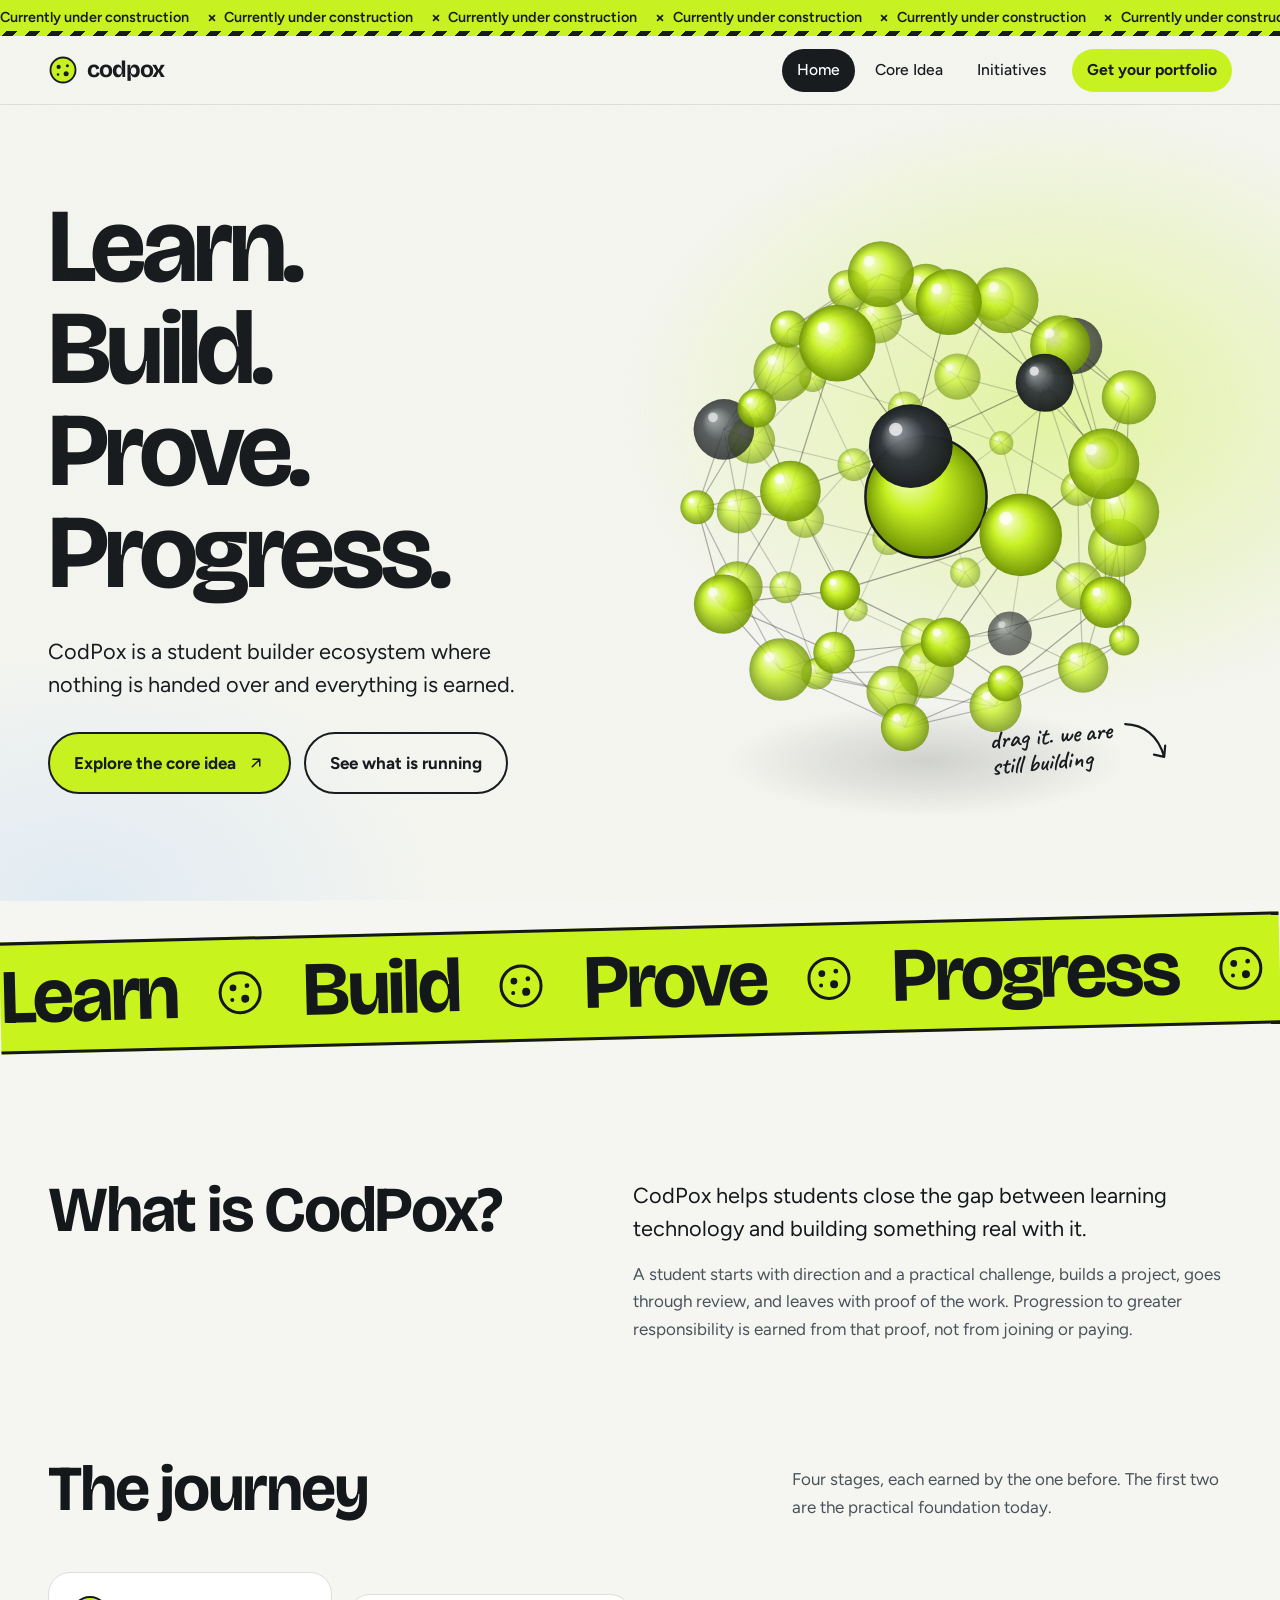
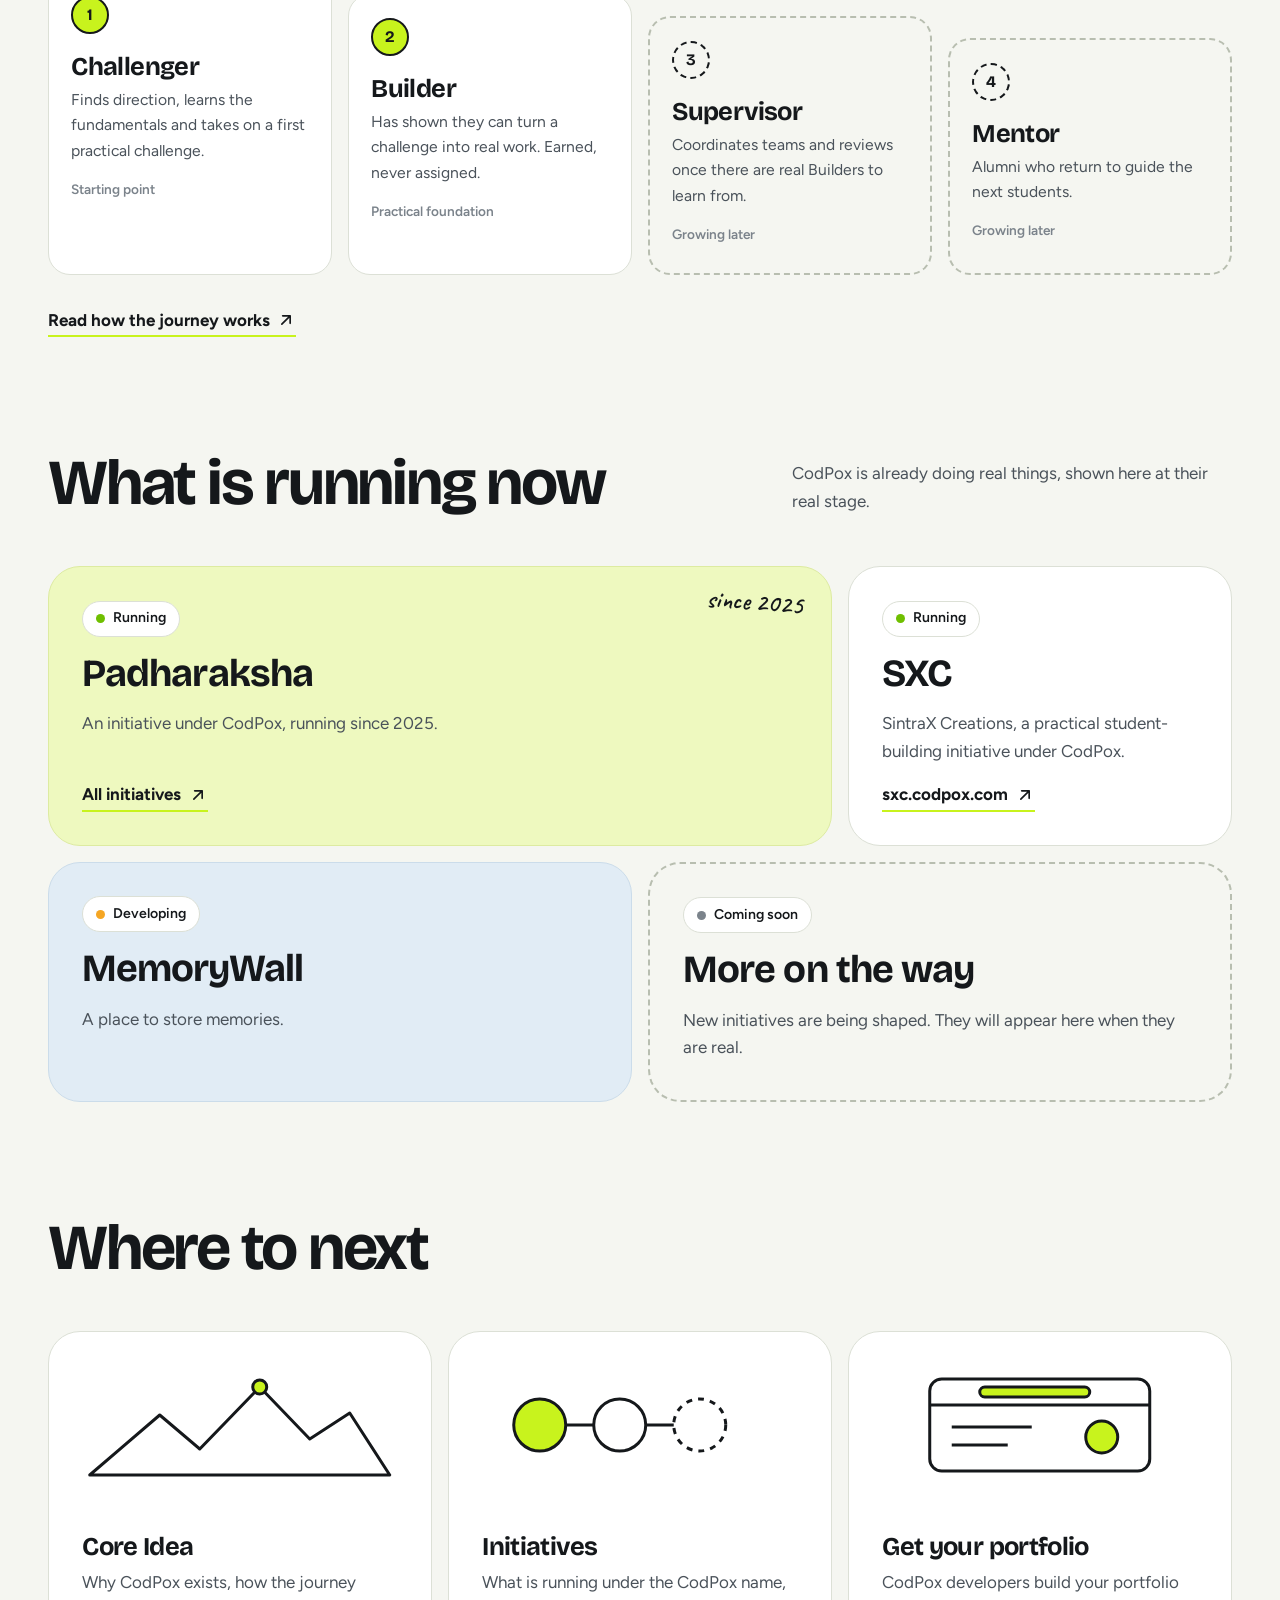
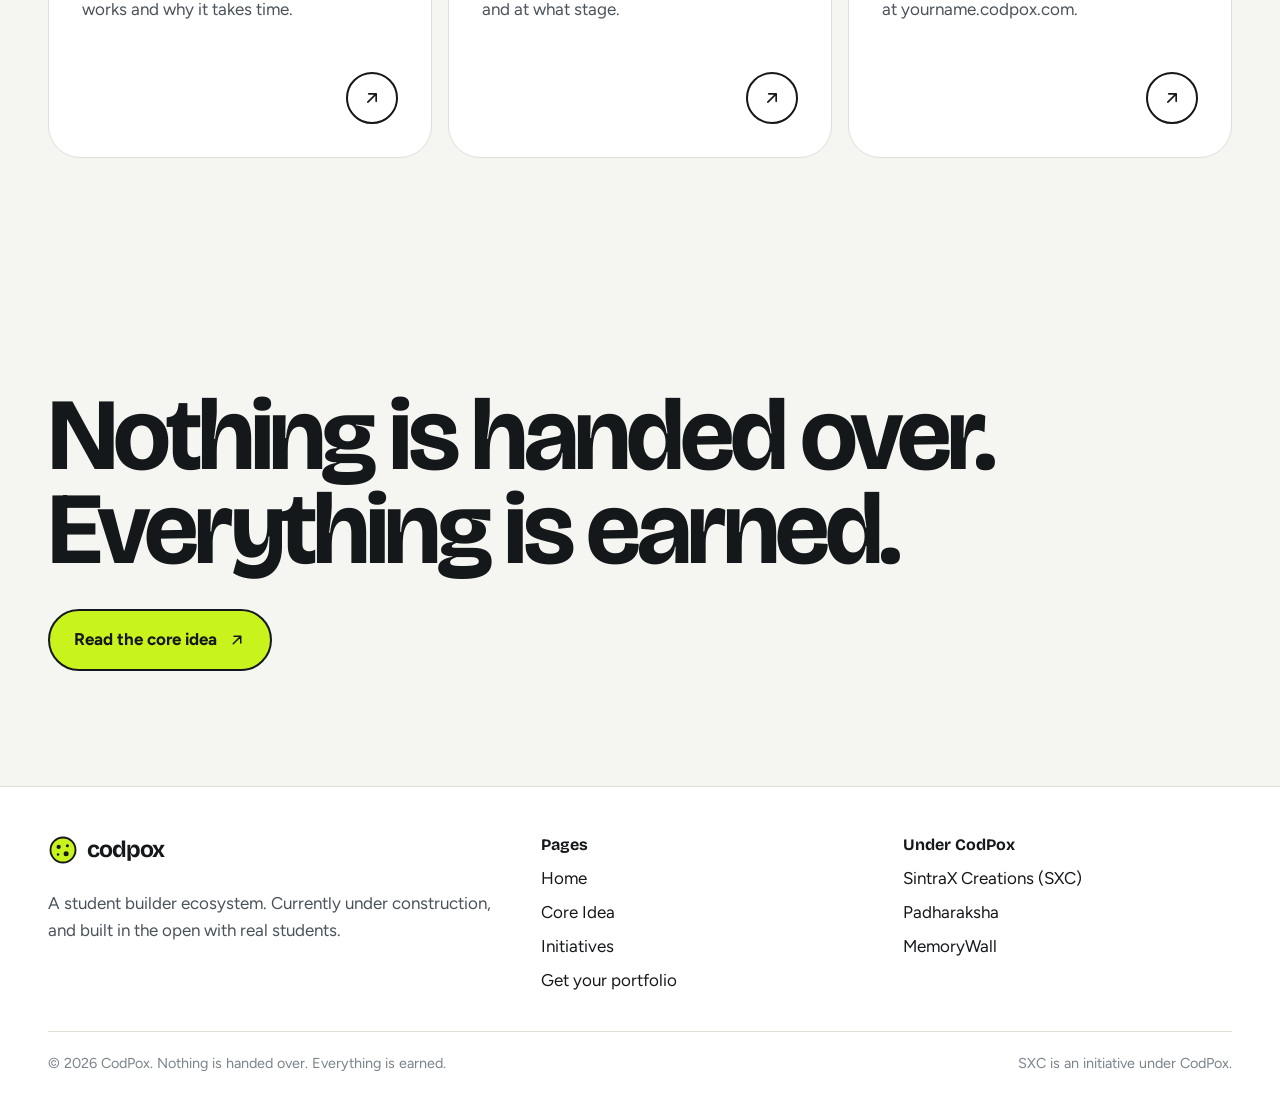
<file: index.html>
<!doctype html>
<html lang="en">
<head>
<meta charset="utf-8">
<meta name="viewport" content="width=device-width,initial-scale=1">
<title>CodPox | Learn. Build. Prove. Progress.</title>
<meta name="description" content="CodPox is a student builder ecosystem where nothing is handed over and everything is earned. Currently under construction.">
<meta name="theme-color" content="#C8F31D">
<link rel="icon" href="data:image/svg+xml,%3Csvg xmlns='http://www.w3.org/2000/svg' viewBox='0 0 48 48'%3E%3Ccircle cx='24' cy='24' r='20' fill='%23C8F31D' stroke='%2315181B' stroke-width='3'/%3E%3Ccircle cx='17' cy='19' r='3.4'/%3E%3Ccircle cx='31' cy='17' r='2.4'/%3E%3Ccircle cx='29' cy='30' r='4'/%3E%3C/svg%3E">
<link rel="preconnect" href="https://fonts.googleapis.com">
<link rel="preconnect" href="https://fonts.gstatic.com" crossorigin>
<link href="https://fonts.googleapis.com/css2?family=Bricolage+Grotesque:opsz,wght@12..96,500;12..96,700;12..96,800&family=Caveat:wght@600&family=DM+Mono:wght@500&family=Figtree:wght@400;500;600;700&display=swap" rel="stylesheet">
<link rel="stylesheet" href="css/style.css">
</head>
<body>
<svg width="0" height="0" style="position:absolute" aria-hidden="true"><defs>
<symbol id="i-arrow" viewBox="0 0 24 24"><path d="M7 17 17 7M8 7h9v9"/></symbol>
<symbol id="i-x" viewBox="0 0 24 24"><path d="M5 5l14 14M19 5 5 19" stroke-width="4"/></symbol>
<symbol id="i-spore" viewBox="0 0 48 48"><circle cx="24" cy="24" r="20" fill="#C8F31D" stroke="#15181B" stroke-width="3"/><circle cx="17" cy="19" r="3.4" fill="#15181B"/><circle cx="31" cy="17" r="2.4" fill="#15181B"/><circle cx="29" cy="30" r="4" fill="#15181B"/><circle cx="16" cy="31" r="2" fill="#15181B"/></symbol>
</defs></svg>
<a class="sr" href="#main">Skip to content</a>
<div class="tape" role="note" aria-label="CodPox is currently under construction"><div class="track" aria-hidden="true"><span>Currently under construction<svg viewBox="0 0 24 24" aria-hidden="true"><use href="#i-x" stroke="#15181B" fill="none"/></svg></span><span>Currently under construction<svg viewBox="0 0 24 24" aria-hidden="true"><use href="#i-x" stroke="#15181B" fill="none"/></svg></span><span>Currently under construction<svg viewBox="0 0 24 24" aria-hidden="true"><use href="#i-x" stroke="#15181B" fill="none"/></svg></span><span>Currently under construction<svg viewBox="0 0 24 24" aria-hidden="true"><use href="#i-x" stroke="#15181B" fill="none"/></svg></span><span>Currently under construction<svg viewBox="0 0 24 24" aria-hidden="true"><use href="#i-x" stroke="#15181B" fill="none"/></svg></span><span>Currently under construction<svg viewBox="0 0 24 24" aria-hidden="true"><use href="#i-x" stroke="#15181B" fill="none"/></svg></span><span>Currently under construction<svg viewBox="0 0 24 24" aria-hidden="true"><use href="#i-x" stroke="#15181B" fill="none"/></svg></span><span>Currently under construction<svg viewBox="0 0 24 24" aria-hidden="true"><use href="#i-x" stroke="#15181B" fill="none"/></svg></span><span>Currently under construction<svg viewBox="0 0 24 24" aria-hidden="true"><use href="#i-x" stroke="#15181B" fill="none"/></svg></span><span>Currently under construction<svg viewBox="0 0 24 24" aria-hidden="true"><use href="#i-x" stroke="#15181B" fill="none"/></svg></span><span>Currently under construction<svg viewBox="0 0 24 24" aria-hidden="true"><use href="#i-x" stroke="#15181B" fill="none"/></svg></span><span>Currently under construction<svg viewBox="0 0 24 24" aria-hidden="true"><use href="#i-x" stroke="#15181B" fill="none"/></svg></span><span>Currently under construction<svg viewBox="0 0 24 24" aria-hidden="true"><use href="#i-x" stroke="#15181B" fill="none"/></svg></span><span>Currently under construction<svg viewBox="0 0 24 24" aria-hidden="true"><use href="#i-x" stroke="#15181B" fill="none"/></svg></span><span>Currently under construction<svg viewBox="0 0 24 24" aria-hidden="true"><use href="#i-x" stroke="#15181B" fill="none"/></svg></span><span>Currently under construction<svg viewBox="0 0 24 24" aria-hidden="true"><use href="#i-x" stroke="#15181B" fill="none"/></svg></span></div></div>
<header class="nav"><div class="wrap">
<a class="logo" href="index.html" aria-label="CodPox home"><svg viewBox="0 0 48 48" aria-hidden="true"><use href="#i-spore"/></svg>codpox</a>
<button class="burger" aria-label="Menu" aria-expanded="false" aria-controls="menu"><span></span><span></span><span></span></button>
<nav aria-label="Main"><ul class="menu" id="menu"><li><a href="index.html" aria-current="page">Home</a></li><li><a href="core-idea.html">Core Idea</a></li><li><a href="initiatives.html">Initiatives</a></li><li class="cta"><a href="portfolio.html">Get your portfolio</a></li></ul></nav>
</div></header>
<main id="main">

<section class="hero">
<div class="wrap">
<h1><span class="line"><span style="--i:0">Learn.</span></span><span class="line"><span style="--i:1">Build.</span></span><span class="line"><span style="--i:2">Prove.</span></span><span class="line"><span style="--i:3">Progress.</span></span></h1>
<p class="sub lead">CodPox is a student builder ecosystem where nothing is handed over and everything is earned.</p>
<div class="actions">
<a class="btn" href="core-idea.html">Explore the core idea <svg class="ico" viewBox="0 0 24 24" aria-hidden="true"><use href="#i-arrow"/></svg></a>
<a class="btn btn--ghost" href="initiatives.html">See what is running</a>
</div>
<div class="spore"><canvas data-spore role="img" aria-label="A rotating cluster of connected lime nodes, the CodPox spore. Drag to spin it."></canvas></div>
<div class="note"><span class="hand">drag it. we are<br>still building</span>
<svg viewBox="0 0 54 54" aria-hidden="true"><path d="M8 8c18 2 32 14 36 36M44 44l-10-3M44 44l2-11"/></svg></div>
</div>
</section>

<div class="band" aria-hidden="true"><div class="track"><span>Learn<svg viewBox="0 0 48 48" aria-hidden="true"><use href="#i-spore"/></svg></span><span>Build<svg viewBox="0 0 48 48" aria-hidden="true"><use href="#i-spore"/></svg></span><span>Prove<svg viewBox="0 0 48 48" aria-hidden="true"><use href="#i-spore"/></svg></span><span>Progress<svg viewBox="0 0 48 48" aria-hidden="true"><use href="#i-spore"/></svg></span><span>Learn<svg viewBox="0 0 48 48" aria-hidden="true"><use href="#i-spore"/></svg></span><span>Build<svg viewBox="0 0 48 48" aria-hidden="true"><use href="#i-spore"/></svg></span><span>Prove<svg viewBox="0 0 48 48" aria-hidden="true"><use href="#i-spore"/></svg></span><span>Progress<svg viewBox="0 0 48 48" aria-hidden="true"><use href="#i-spore"/></svg></span><span>Learn<svg viewBox="0 0 48 48" aria-hidden="true"><use href="#i-spore"/></svg></span><span>Build<svg viewBox="0 0 48 48" aria-hidden="true"><use href="#i-spore"/></svg></span><span>Prove<svg viewBox="0 0 48 48" aria-hidden="true"><use href="#i-spore"/></svg></span><span>Progress<svg viewBox="0 0 48 48" aria-hidden="true"><use href="#i-spore"/></svg></span><span>Learn<svg viewBox="0 0 48 48" aria-hidden="true"><use href="#i-spore"/></svg></span><span>Build<svg viewBox="0 0 48 48" aria-hidden="true"><use href="#i-spore"/></svg></span><span>Prove<svg viewBox="0 0 48 48" aria-hidden="true"><use href="#i-spore"/></svg></span><span>Progress<svg viewBox="0 0 48 48" aria-hidden="true"><use href="#i-spore"/></svg></span><span>Learn<svg viewBox="0 0 48 48" aria-hidden="true"><use href="#i-spore"/></svg></span><span>Build<svg viewBox="0 0 48 48" aria-hidden="true"><use href="#i-spore"/></svg></span><span>Prove<svg viewBox="0 0 48 48" aria-hidden="true"><use href="#i-spore"/></svg></span><span>Progress<svg viewBox="0 0 48 48" aria-hidden="true"><use href="#i-spore"/></svg></span></div></div>

<section class="sec">
<div class="wrap split">
<h2>What is CodPox?</h2>
<div>
<p class="lead">CodPox helps students close the gap between learning technology and building something real with it.</p>
<p>A student starts with direction and a practical challenge, builds a project, goes through review, and leaves with proof of the work. Progression to greater responsibility is earned from that proof, not from joining or paying.</p>
</div>
</div>
</section>

<section class="sec" style="padding-top:0">
<div class="wrap">
<div class="head"><h2>The journey</h2><p>Four stages, each earned by the one before. The first two are the practical foundation today.</p></div>
<div class="stages">
<div class="stage"><h3>Challenger</h3><p>Finds direction, learns the fundamentals and takes on a first practical challenge.</p><span class="when">Starting point</span></div>
<div class="stage"><h3>Builder</h3><p>Has shown they can turn a challenge into real work. Earned, never assigned.</p><span class="when">Practical foundation</span></div>
<div class="stage stage--later"><h3>Supervisor</h3><p>Coordinates teams and reviews once there are real Builders to learn from.</p><span class="when">Growing later</span></div>
<div class="stage stage--later"><h3>Mentor</h3><p>Alumni who return to guide the next students.</p><span class="when">Growing later</span></div>
</div>
<div class="actions"><a class="textlink" href="core-idea.html#journey">Read how the journey works <svg class="ico" viewBox="0 0 24 24" aria-hidden="true"><use href="#i-arrow"/></svg></a></div>
</div>
</section>

<section class="sec" style="padding-top:0">
<div class="wrap">
<div class="head"><h2>What is running now</h2><p>CodPox is already doing real things, shown here at their real stage.</p></div>
<div class="bento">
<article class="card c-a"><span class="hand">since 2025</span>
<span class="status s-run" style="align-self:flex-start"><i></i>Running</span>
<h3>Padharaksha</h3><p>An initiative under CodPox, running since 2025.</p>
<div class="push"><a class="textlink" href="initiatives.html">All initiatives <svg class="ico" viewBox="0 0 24 24" aria-hidden="true"><use href="#i-arrow"/></svg></a></div></article>
<article class="card c-b"><span class="status s-run" style="align-self:flex-start"><i></i>Running</span>
<h3>SXC</h3><p>SintraX Creations, a practical student-building initiative under CodPox.</p>
<div class="push"><a class="textlink" href="https://sxc.codpox.com" target="_blank" rel="noopener">sxc.codpox.com <svg class="ico" viewBox="0 0 24 24" aria-hidden="true"><use href="#i-arrow"/></svg></a></div></article>
<article class="card c-c"><span class="status s-dev" style="align-self:flex-start"><i></i>Developing</span>
<h3>MemoryWall</h3><p>A place to store memories.</p></article>
<article class="card c-d"><span class="status" style="align-self:flex-start"><i></i>Coming soon</span>
<h3>More on the way</h3><p>New initiatives are being shaped. They will appear here when they are real.</p></article>
</div>
</div>
</section>

<section class="sec" style="padding-top:0">
<div class="wrap">
<div class="head"><h2>Where to next</h2></div>
<div class="doors">
<a class="door" href="core-idea.html"><svg class="pic" viewBox="0 0 300 120" aria-hidden="true"><path d="M0 110 70 50l40 34 60-62 50 52 40-26 40 62Z" fill="none" stroke="#15181B" stroke-width="3" stroke-linejoin="round"/><circle cx="170" cy="22" r="7" fill="#C8F31D" stroke="#15181B" stroke-width="3"/></svg>
<div><h3>Core Idea</h3><p>Why CodPox exists, how the journey works and why it takes time.</p></div><span class="go"><svg class="ico" viewBox="0 0 24 24" aria-hidden="true"><use href="#i-arrow"/></svg></span></a>
<a class="door" href="initiatives.html"><svg class="pic" viewBox="0 0 300 120" aria-hidden="true"><g fill="none" stroke="#15181B" stroke-width="3"><circle cx="50" cy="60" r="26" fill="#C8F31D"/><circle cx="130" cy="60" r="26" fill="#fff"/><circle cx="210" cy="60" r="26" stroke-dasharray="6 6"/><path d="M76 60h28M156 60h28"/></g></svg>
<div><h3>Initiatives</h3><p>What is running under the CodPox name, and at what stage.</p></div><span class="go"><svg class="ico" viewBox="0 0 24 24" aria-hidden="true"><use href="#i-arrow"/></svg></span></a>
<a class="door" href="portfolio.html"><svg class="pic" viewBox="0 0 300 120" aria-hidden="true"><g fill="none" stroke="#15181B" stroke-width="3"><rect x="40" y="14" width="220" height="92" rx="12" fill="#fff"/><path d="M40 40h220"/><rect x="90" y="22" width="110" height="10" rx="5" fill="#C8F31D"/><path d="M62 62h80M62 80h56"/><circle cx="212" cy="72" r="16" fill="#C8F31D"/></g></svg>
<div><h3>Get your portfolio</h3><p>CodPox developers build your portfolio at yourname.codpox.com.</p></div><span class="go"><svg class="ico" viewBox="0 0 24 24" aria-hidden="true"><use href="#i-arrow"/></svg></span></a>
</div>
</div>
</section>

<section class="sec closing">
<div class="wrap">
<h2>Nothing is handed over.<br>Everything is earned.</h2>
<div class="actions"><a class="btn" href="core-idea.html">Read the core idea <svg class="ico" viewBox="0 0 24 24" aria-hidden="true"><use href="#i-arrow"/></svg></a></div>
</div>
</section>
</main>
<footer class="foot"><div class="wrap">
<div class="cols">
<div><a class="logo" href="index.html"><svg viewBox="0 0 48 48" aria-hidden="true"><use href="#i-spore"/></svg>codpox</a>
<p style="margin-top:1rem">A student builder ecosystem. Currently under construction, and built in the open with real students.</p></div>
<div><h4>Pages</h4><ul><li><a href="index.html">Home</a></li><li><a href="core-idea.html">Core Idea</a></li><li><a href="initiatives.html">Initiatives</a></li><li><a href="portfolio.html">Get your portfolio</a></li></ul></div>
<div><h4>Under CodPox</h4><ul><li><a href="https://sxc.codpox.com" target="_blank" rel="noopener">SintraX Creations (SXC)</a></li><li><span>Padharaksha</span></li><li><span>MemoryWall</span></li></ul></div>
</div>
<div class="fine"><span>© 2026 CodPox. Nothing is handed over. Everything is earned.</span><span>SXC is an initiative under CodPox.</span></div>
</div></footer>
<script src="js/main.js" defer></script>
</body>
</html>
</file>
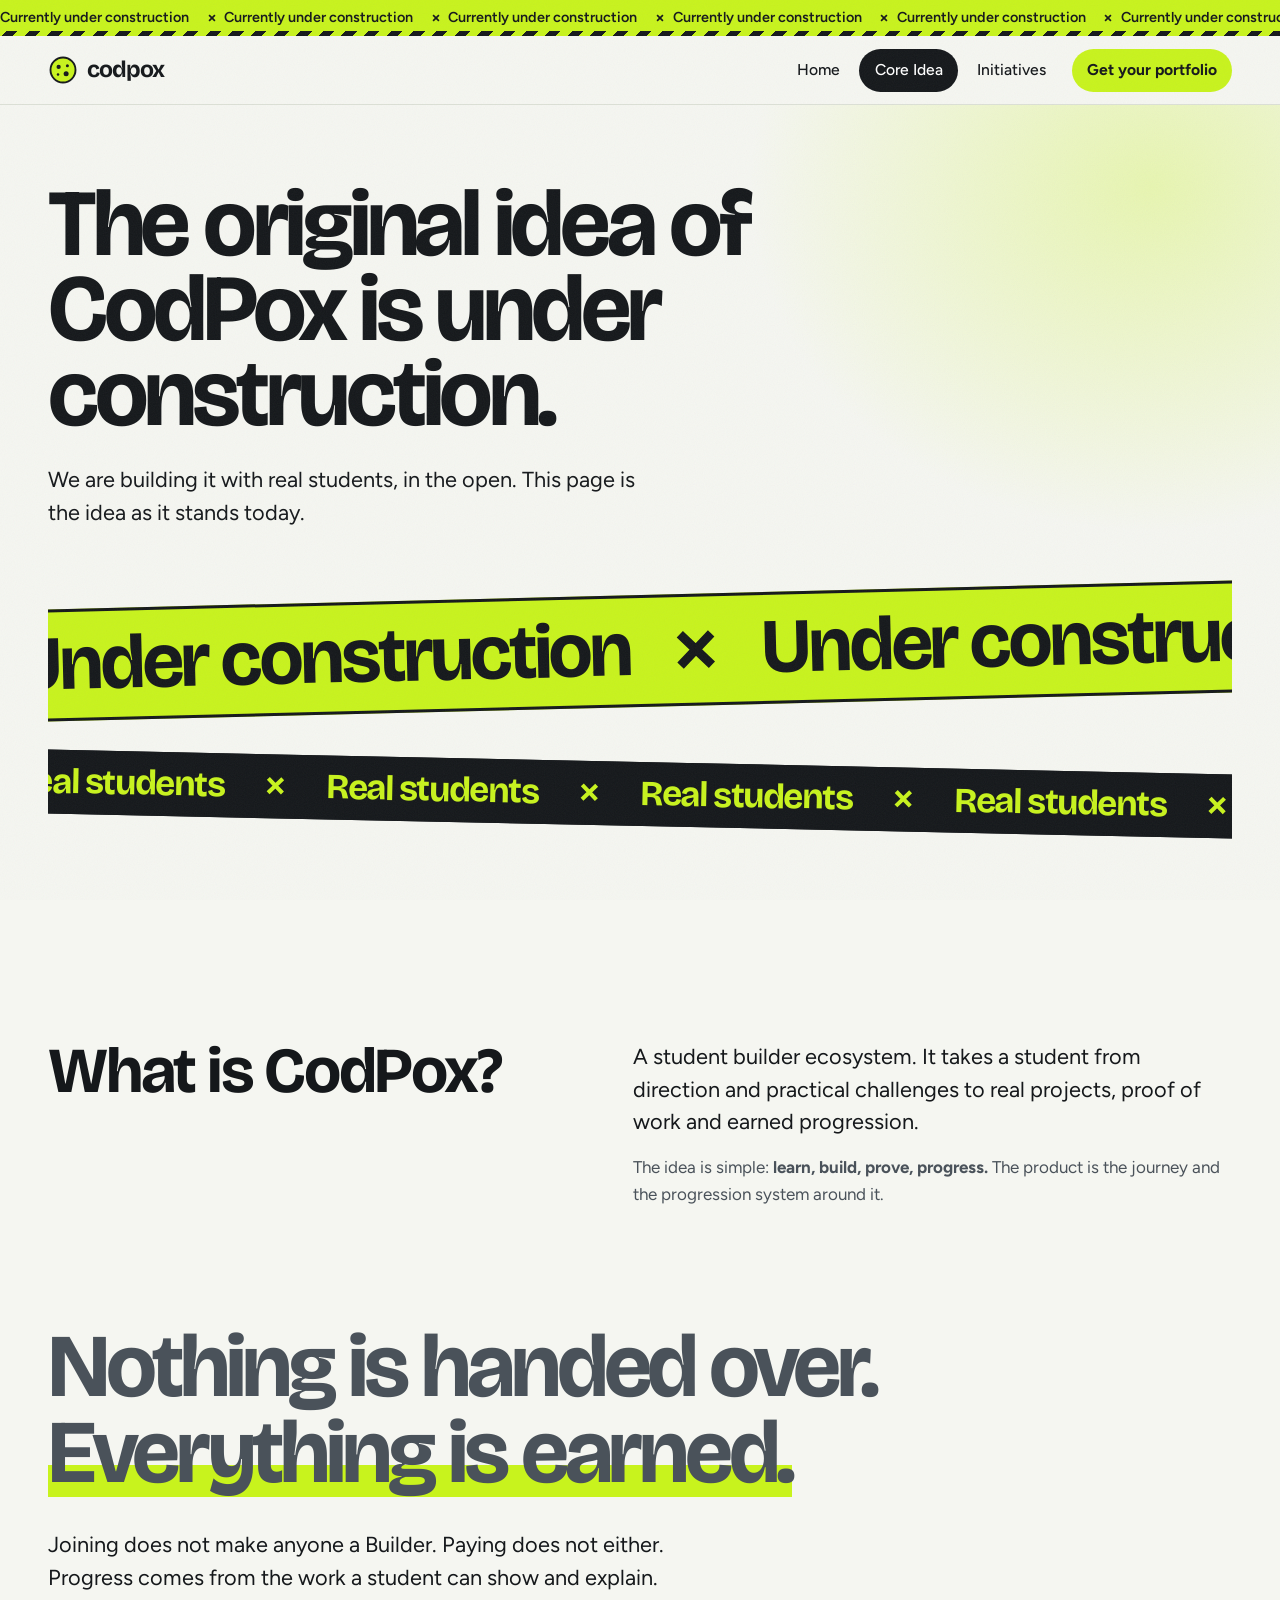
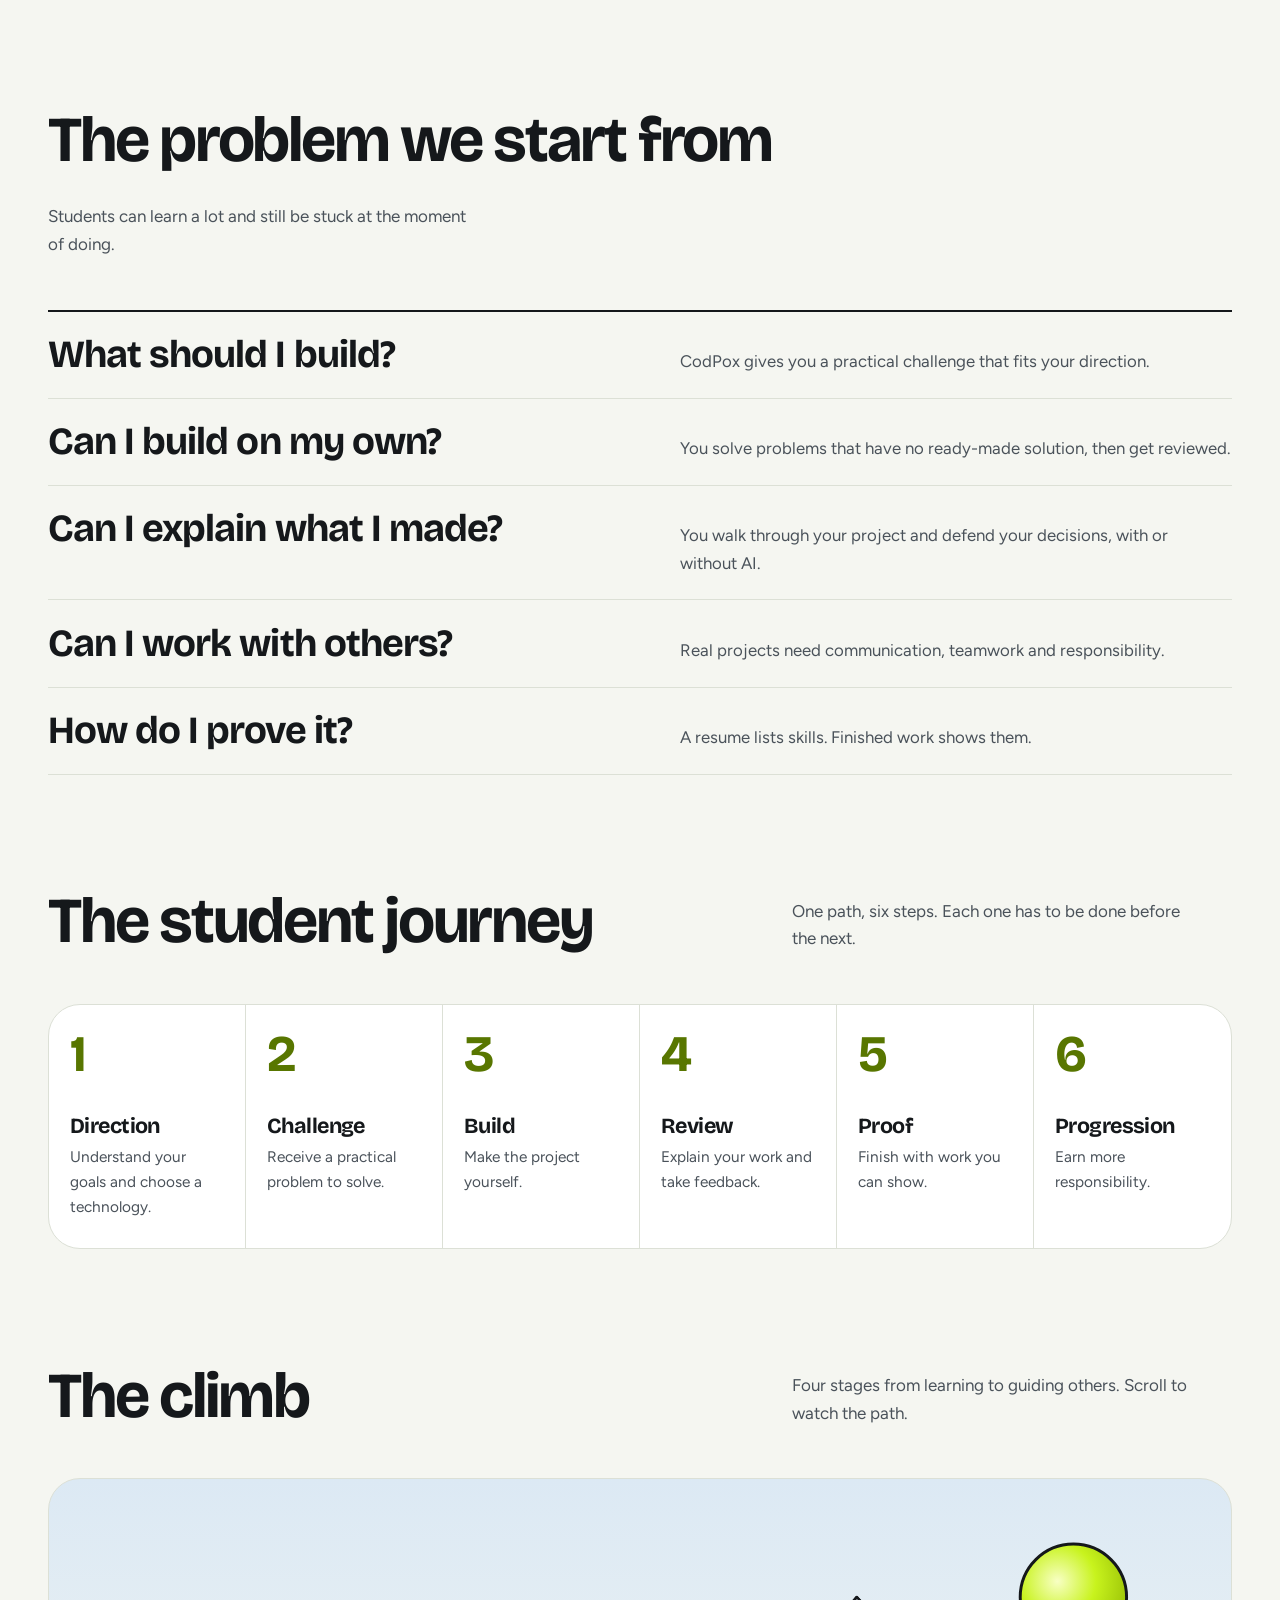
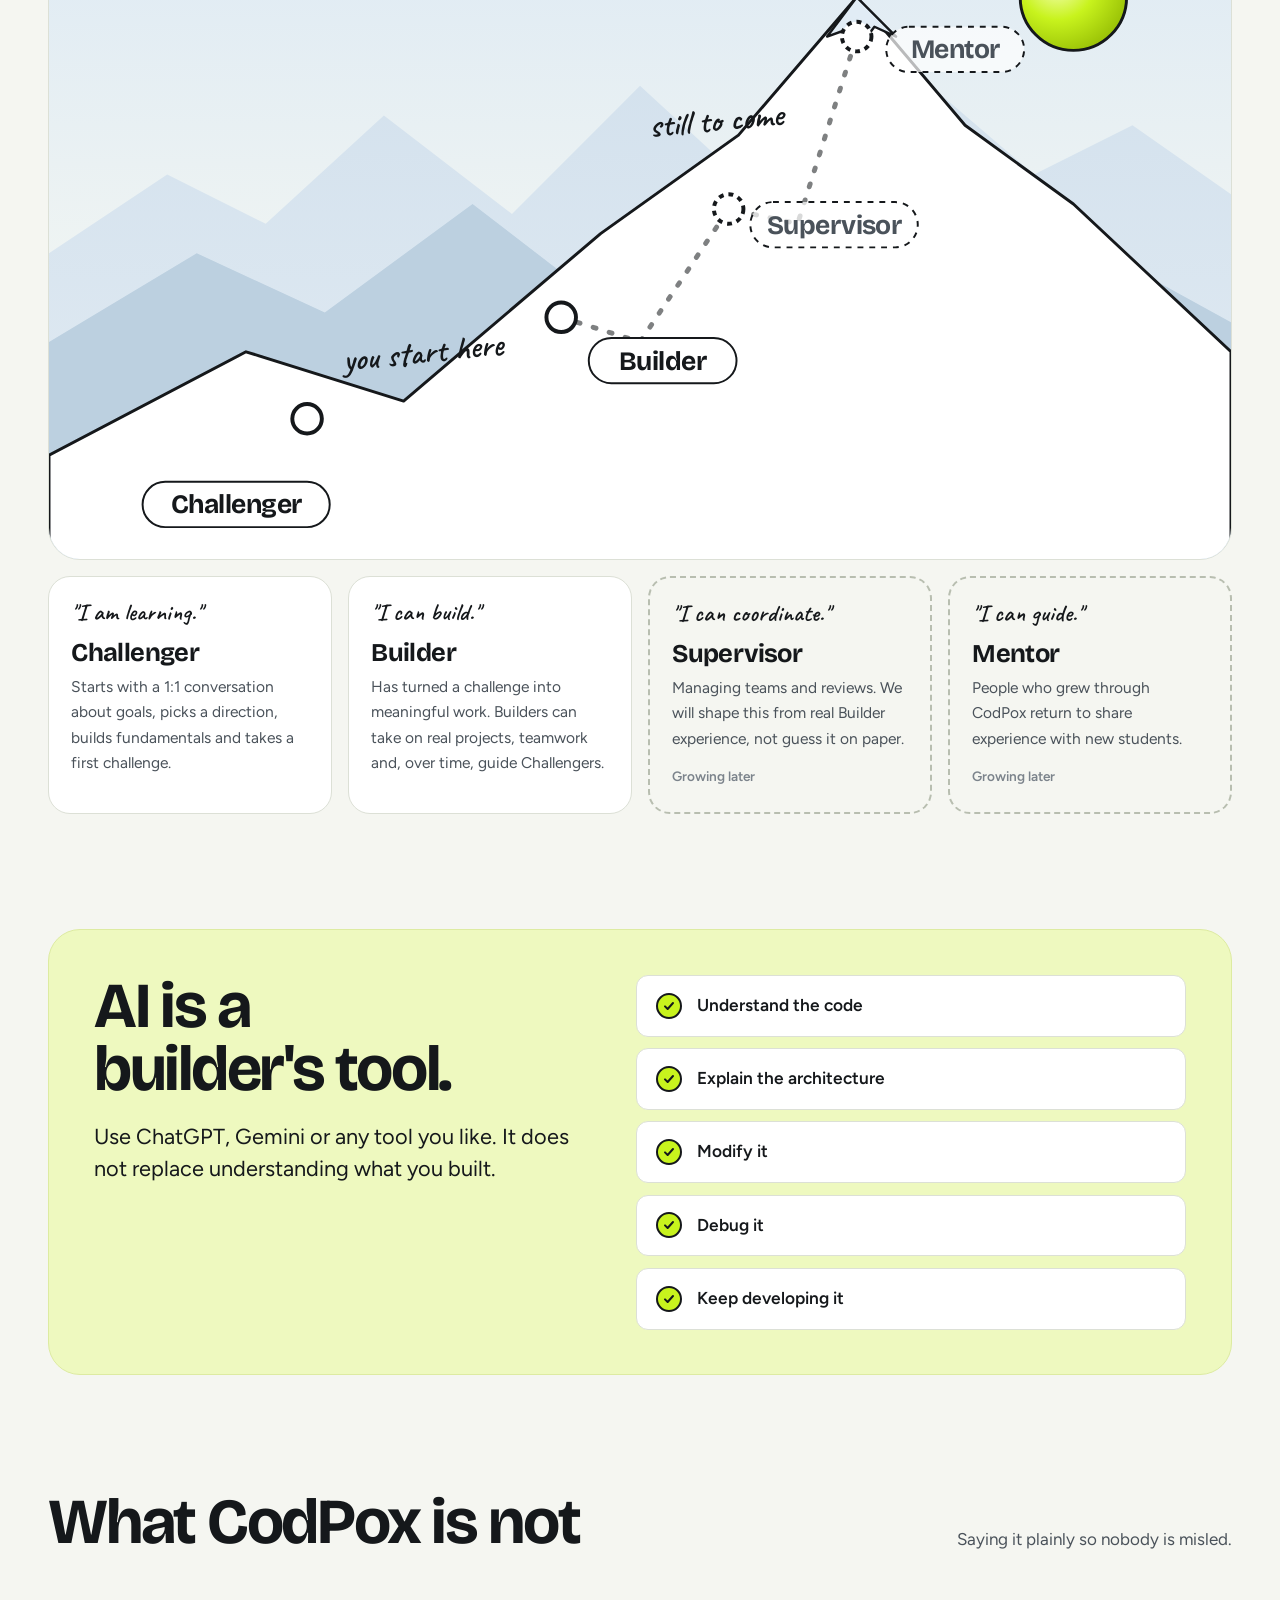
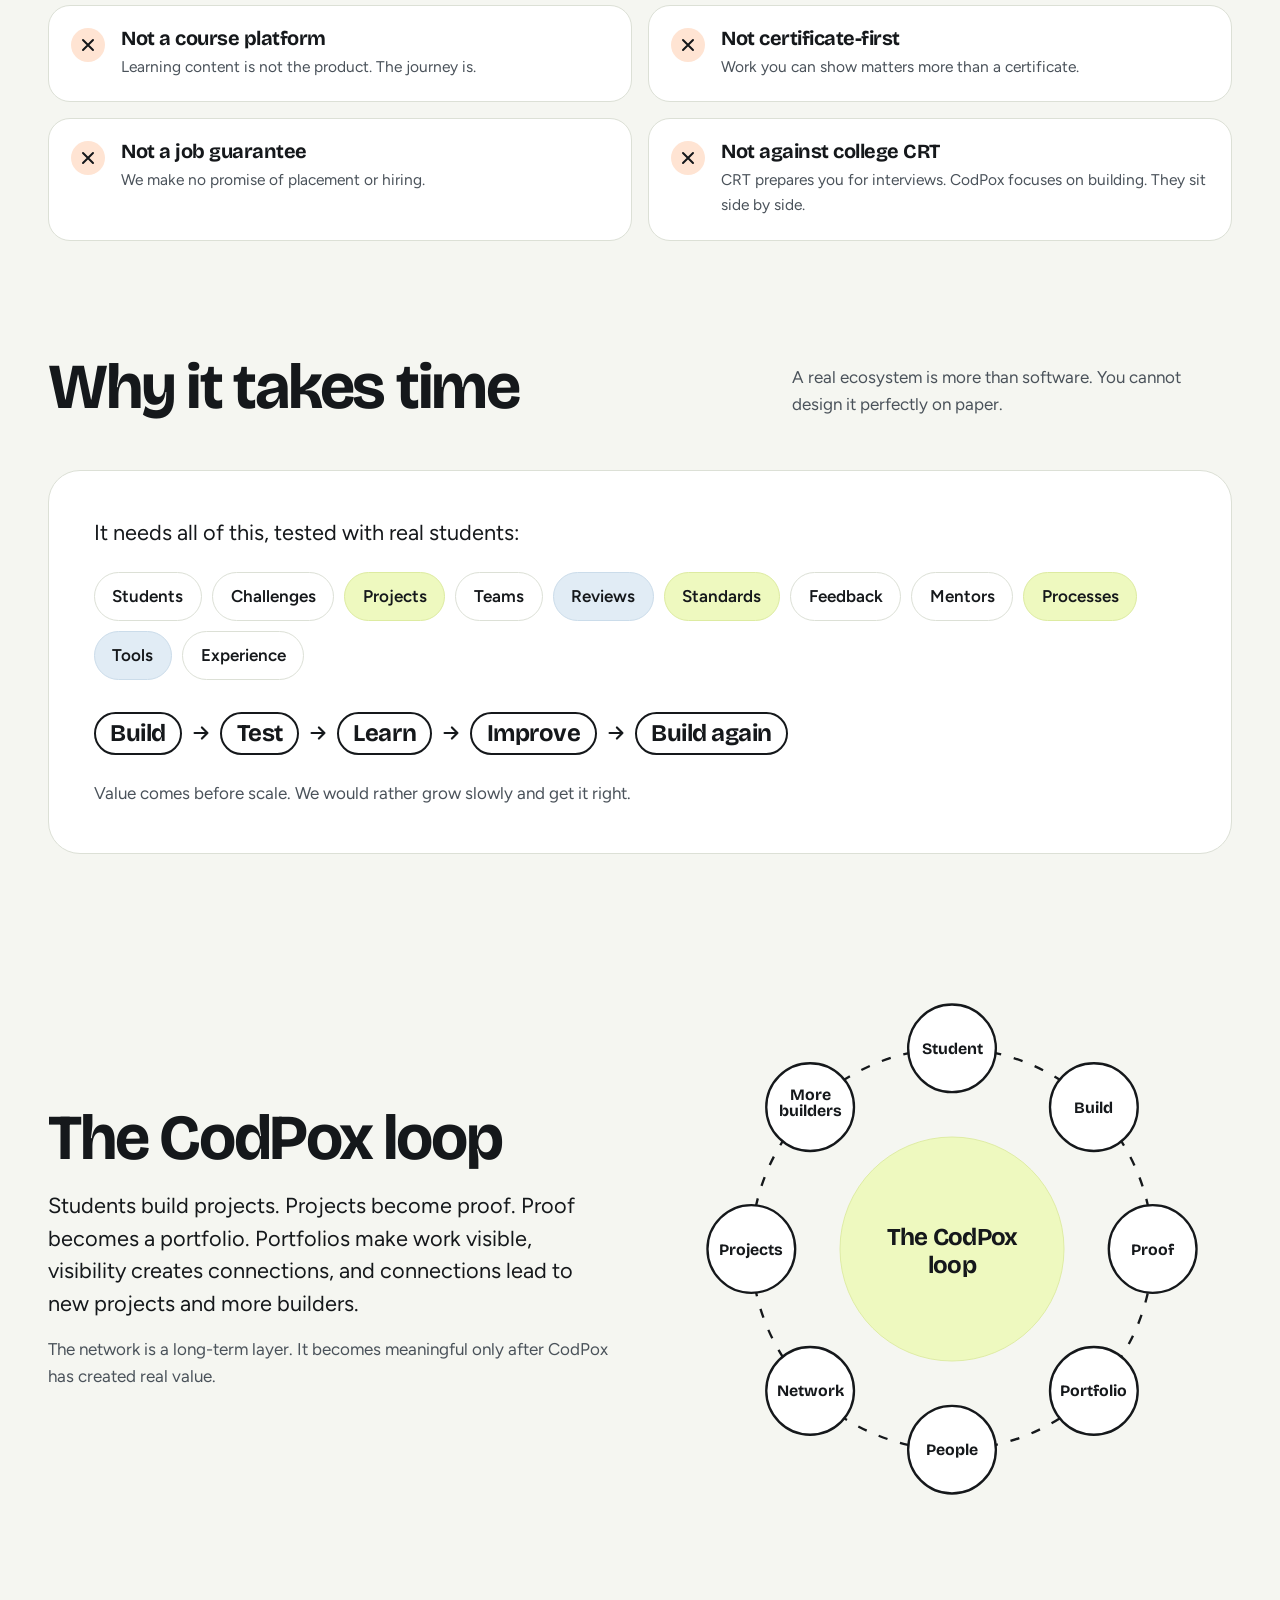
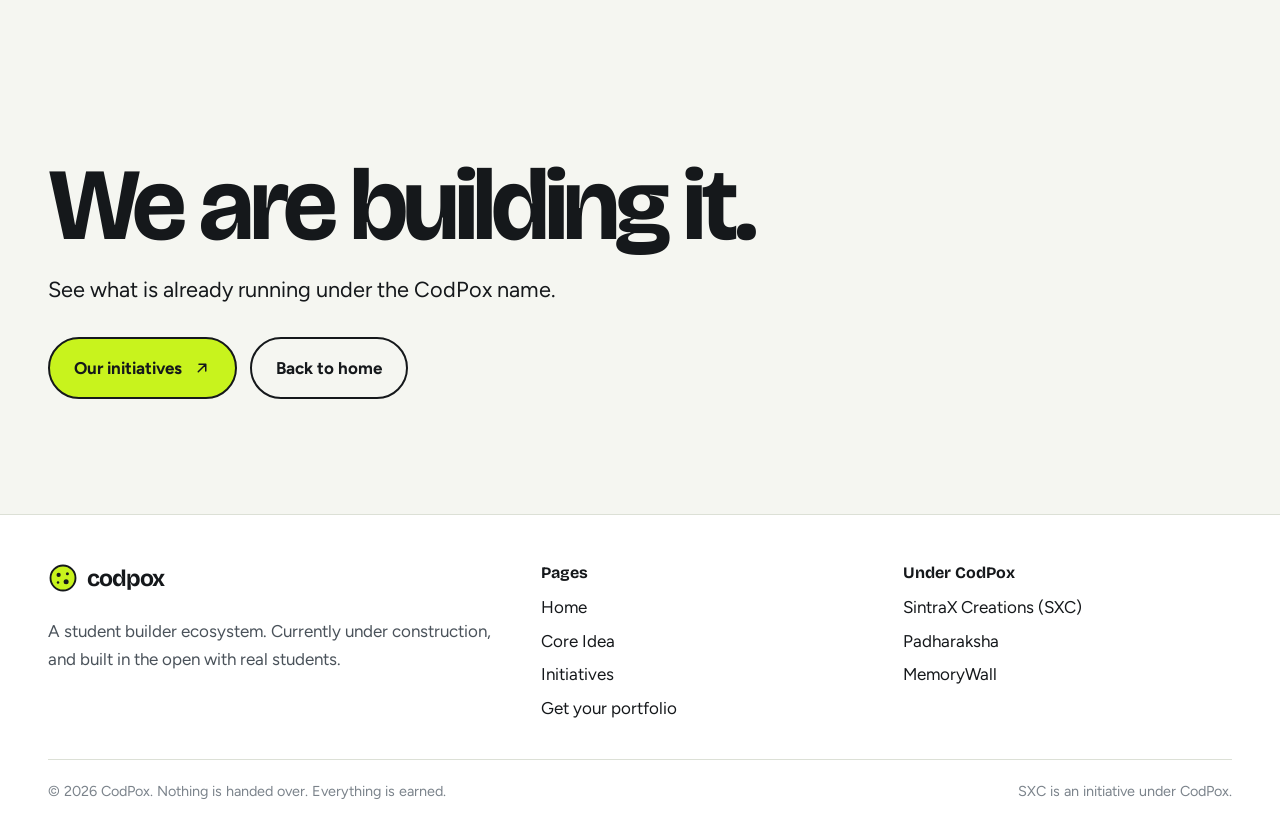
<file: core-idea.html>
<!doctype html>
<html lang="en">
<head>
<meta charset="utf-8">
<meta name="viewport" content="width=device-width,initial-scale=1">
<title>Core Idea | CodPox</title>
<meta name="description" content="The original idea of CodPox: a student builder ecosystem that turns learning into building, proof and earned progression. Currently under construction.">
<meta name="theme-color" content="#C8F31D">
<link rel="icon" href="data:image/svg+xml,%3Csvg xmlns='http://www.w3.org/2000/svg' viewBox='0 0 48 48'%3E%3Ccircle cx='24' cy='24' r='20' fill='%23C8F31D' stroke='%2315181B' stroke-width='3'/%3E%3Ccircle cx='17' cy='19' r='3.4'/%3E%3Ccircle cx='31' cy='17' r='2.4'/%3E%3Ccircle cx='29' cy='30' r='4'/%3E%3C/svg%3E">
<link rel="preconnect" href="https://fonts.googleapis.com">
<link rel="preconnect" href="https://fonts.gstatic.com" crossorigin>
<link href="https://fonts.googleapis.com/css2?family=Bricolage+Grotesque:opsz,wght@12..96,500;12..96,700;12..96,800&family=Caveat:wght@600&family=DM+Mono:wght@500&family=Figtree:wght@400;500;600;700&display=swap" rel="stylesheet">
<link rel="stylesheet" href="css/style.css">
</head>
<body>
<svg width="0" height="0" style="position:absolute" aria-hidden="true"><defs>
<symbol id="i-arrow" viewBox="0 0 24 24"><path d="M7 17 17 7M8 7h9v9"/></symbol>
<symbol id="i-x" viewBox="0 0 24 24"><path d="M5 5l14 14M19 5 5 19" stroke-width="4"/></symbol>
<symbol id="i-spore" viewBox="0 0 48 48"><circle cx="24" cy="24" r="20" fill="#C8F31D" stroke="#15181B" stroke-width="3"/><circle cx="17" cy="19" r="3.4" fill="#15181B"/><circle cx="31" cy="17" r="2.4" fill="#15181B"/><circle cx="29" cy="30" r="4" fill="#15181B"/><circle cx="16" cy="31" r="2" fill="#15181B"/></symbol>
</defs></svg>
<a class="sr" href="#main">Skip to content</a>
<div class="tape" role="note" aria-label="CodPox is currently under construction"><div class="track" aria-hidden="true"><span>Currently under construction<svg viewBox="0 0 24 24" aria-hidden="true"><use href="#i-x" stroke="#15181B" fill="none"/></svg></span><span>Currently under construction<svg viewBox="0 0 24 24" aria-hidden="true"><use href="#i-x" stroke="#15181B" fill="none"/></svg></span><span>Currently under construction<svg viewBox="0 0 24 24" aria-hidden="true"><use href="#i-x" stroke="#15181B" fill="none"/></svg></span><span>Currently under construction<svg viewBox="0 0 24 24" aria-hidden="true"><use href="#i-x" stroke="#15181B" fill="none"/></svg></span><span>Currently under construction<svg viewBox="0 0 24 24" aria-hidden="true"><use href="#i-x" stroke="#15181B" fill="none"/></svg></span><span>Currently under construction<svg viewBox="0 0 24 24" aria-hidden="true"><use href="#i-x" stroke="#15181B" fill="none"/></svg></span><span>Currently under construction<svg viewBox="0 0 24 24" aria-hidden="true"><use href="#i-x" stroke="#15181B" fill="none"/></svg></span><span>Currently under construction<svg viewBox="0 0 24 24" aria-hidden="true"><use href="#i-x" stroke="#15181B" fill="none"/></svg></span><span>Currently under construction<svg viewBox="0 0 24 24" aria-hidden="true"><use href="#i-x" stroke="#15181B" fill="none"/></svg></span><span>Currently under construction<svg viewBox="0 0 24 24" aria-hidden="true"><use href="#i-x" stroke="#15181B" fill="none"/></svg></span><span>Currently under construction<svg viewBox="0 0 24 24" aria-hidden="true"><use href="#i-x" stroke="#15181B" fill="none"/></svg></span><span>Currently under construction<svg viewBox="0 0 24 24" aria-hidden="true"><use href="#i-x" stroke="#15181B" fill="none"/></svg></span><span>Currently under construction<svg viewBox="0 0 24 24" aria-hidden="true"><use href="#i-x" stroke="#15181B" fill="none"/></svg></span><span>Currently under construction<svg viewBox="0 0 24 24" aria-hidden="true"><use href="#i-x" stroke="#15181B" fill="none"/></svg></span><span>Currently under construction<svg viewBox="0 0 24 24" aria-hidden="true"><use href="#i-x" stroke="#15181B" fill="none"/></svg></span><span>Currently under construction<svg viewBox="0 0 24 24" aria-hidden="true"><use href="#i-x" stroke="#15181B" fill="none"/></svg></span></div></div>
<header class="nav"><div class="wrap">
<a class="logo" href="index.html" aria-label="CodPox home"><svg viewBox="0 0 48 48" aria-hidden="true"><use href="#i-spore"/></svg>codpox</a>
<button class="burger" aria-label="Menu" aria-expanded="false" aria-controls="menu"><span></span><span></span><span></span></button>
<nav aria-label="Main"><ul class="menu" id="menu"><li><a href="index.html">Home</a></li><li><a href="core-idea.html" aria-current="page">Core Idea</a></li><li><a href="initiatives.html">Initiatives</a></li><li class="cta"><a href="portfolio.html">Get your portfolio</a></li></ul></nav>
</div></header>
<main id="main">

<section class="page-hero">
<div class="wrap">
<h1>The original idea of CodPox is under construction.</h1>
<p class="lead">We are building it with real students, in the open. This page is the idea as it stands today.</p>
</div>
<div class="wrap crossed" aria-hidden="true">
<div class="band"><div class="track"><span>Under construction<svg viewBox="0 0 24 24" aria-hidden="true" style="width:.7em;height:.7em"><use href="#i-x" stroke="#15181B" fill="none"/></svg></span><span>Under construction<svg viewBox="0 0 24 24" aria-hidden="true" style="width:.7em;height:.7em"><use href="#i-x" stroke="#15181B" fill="none"/></svg></span><span>Under construction<svg viewBox="0 0 24 24" aria-hidden="true" style="width:.7em;height:.7em"><use href="#i-x" stroke="#15181B" fill="none"/></svg></span><span>Under construction<svg viewBox="0 0 24 24" aria-hidden="true" style="width:.7em;height:.7em"><use href="#i-x" stroke="#15181B" fill="none"/></svg></span><span>Under construction<svg viewBox="0 0 24 24" aria-hidden="true" style="width:.7em;height:.7em"><use href="#i-x" stroke="#15181B" fill="none"/></svg></span><span>Under construction<svg viewBox="0 0 24 24" aria-hidden="true" style="width:.7em;height:.7em"><use href="#i-x" stroke="#15181B" fill="none"/></svg></span><span>Under construction<svg viewBox="0 0 24 24" aria-hidden="true" style="width:.7em;height:.7em"><use href="#i-x" stroke="#15181B" fill="none"/></svg></span><span>Under construction<svg viewBox="0 0 24 24" aria-hidden="true" style="width:.7em;height:.7em"><use href="#i-x" stroke="#15181B" fill="none"/></svg></span><span>Under construction<svg viewBox="0 0 24 24" aria-hidden="true" style="width:.7em;height:.7em"><use href="#i-x" stroke="#15181B" fill="none"/></svg></span><span>Under construction<svg viewBox="0 0 24 24" aria-hidden="true" style="width:.7em;height:.7em"><use href="#i-x" stroke="#15181B" fill="none"/></svg></span><span>Under construction<svg viewBox="0 0 24 24" aria-hidden="true" style="width:.7em;height:.7em"><use href="#i-x" stroke="#15181B" fill="none"/></svg></span><span>Under construction<svg viewBox="0 0 24 24" aria-hidden="true" style="width:.7em;height:.7em"><use href="#i-x" stroke="#15181B" fill="none"/></svg></span><span>Under construction<svg viewBox="0 0 24 24" aria-hidden="true" style="width:.7em;height:.7em"><use href="#i-x" stroke="#15181B" fill="none"/></svg></span><span>Under construction<svg viewBox="0 0 24 24" aria-hidden="true" style="width:.7em;height:.7em"><use href="#i-x" stroke="#15181B" fill="none"/></svg></span></div></div>
<div class="band band--ink"><div class="track"><span>Real students<svg viewBox="0 0 24 24" aria-hidden="true" style="width:.7em;height:.7em"><use href="#i-x" stroke="#C8F31D" fill="none"/></svg></span><span>Real students<svg viewBox="0 0 24 24" aria-hidden="true" style="width:.7em;height:.7em"><use href="#i-x" stroke="#C8F31D" fill="none"/></svg></span><span>Real students<svg viewBox="0 0 24 24" aria-hidden="true" style="width:.7em;height:.7em"><use href="#i-x" stroke="#C8F31D" fill="none"/></svg></span><span>Real students<svg viewBox="0 0 24 24" aria-hidden="true" style="width:.7em;height:.7em"><use href="#i-x" stroke="#C8F31D" fill="none"/></svg></span><span>Real projects<svg viewBox="0 0 24 24" aria-hidden="true" style="width:.7em;height:.7em"><use href="#i-x" stroke="#C8F31D" fill="none"/></svg></span><span>Real projects<svg viewBox="0 0 24 24" aria-hidden="true" style="width:.7em;height:.7em"><use href="#i-x" stroke="#C8F31D" fill="none"/></svg></span><span>Real projects<svg viewBox="0 0 24 24" aria-hidden="true" style="width:.7em;height:.7em"><use href="#i-x" stroke="#C8F31D" fill="none"/></svg></span><span>Real projects<svg viewBox="0 0 24 24" aria-hidden="true" style="width:.7em;height:.7em"><use href="#i-x" stroke="#C8F31D" fill="none"/></svg></span><span>Real feedback<svg viewBox="0 0 24 24" aria-hidden="true" style="width:.7em;height:.7em"><use href="#i-x" stroke="#C8F31D" fill="none"/></svg></span><span>Real feedback<svg viewBox="0 0 24 24" aria-hidden="true" style="width:.7em;height:.7em"><use href="#i-x" stroke="#C8F31D" fill="none"/></svg></span><span>Real feedback<svg viewBox="0 0 24 24" aria-hidden="true" style="width:.7em;height:.7em"><use href="#i-x" stroke="#C8F31D" fill="none"/></svg></span><span>Real feedback<svg viewBox="0 0 24 24" aria-hidden="true" style="width:.7em;height:.7em"><use href="#i-x" stroke="#C8F31D" fill="none"/></svg></span></div></div>
</div>
</section>

<section class="sec">
<div class="wrap split">
<h2>What is CodPox?</h2>
<div>
<p class="lead">A student builder ecosystem. It takes a student from direction and practical challenges to real projects, proof of work and earned progression.</p>
<p>The idea is simple: <strong>learn, build, prove, progress.</strong> The product is the journey and the progression system around it.</p>
</div>
</div>
</section>

<section class="sec" style="padding-top:0">
<div class="wrap">
<p class="statement">Nothing is handed over. <em>Everything is earned.</em></p>
<p class="lead" style="margin-top:2rem;max-width:48ch">Joining does not make anyone a Builder. Paying does not either. Progress comes from the work a student can show and explain.</p>
</div>
</section>

<section class="sec" style="padding-top:0">
<div class="wrap">
<div class="head"><h2>The problem we start from</h2><p>Students can learn a lot and still be stuck at the moment of doing.</p></div>
<div class="qlist">
<div class="q"><h3>What should I build?</h3><p>CodPox gives you a practical challenge that fits your direction.</p></div>
<div class="q"><h3>Can I build on my own?</h3><p>You solve problems that have no ready-made solution, then get reviewed.</p></div>
<div class="q"><h3>Can I explain what I made?</h3><p>You walk through your project and defend your decisions, with or without AI.</p></div>
<div class="q"><h3>Can I work with others?</h3><p>Real projects need communication, teamwork and responsibility.</p></div>
<div class="q"><h3>How do I prove it?</h3><p>A resume lists skills. Finished work shows them.</p></div>
</div>
</div>
</section>

<section class="sec" id="journey" style="padding-top:0">
<div class="wrap">
<div class="head"><h2>The student journey</h2><p>One path, six steps. Each one has to be done before the next.</p></div>
<div class="steps">
<div class="step"><h3>Direction</h3><p>Understand your goals and choose a technology.</p></div>
<div class="step"><h3>Challenge</h3><p>Receive a practical problem to solve.</p></div>
<div class="step"><h3>Build</h3><p>Make the project yourself.</p></div>
<div class="step"><h3>Review</h3><p>Explain your work and take feedback.</p></div>
<div class="step"><h3>Proof</h3><p>Finish with work you can show.</p></div>
<div class="step"><h3>Progression</h3><p>Earn more responsibility.</p></div>
</div>
</div>
</section>

<section class="sec" style="padding-top:0">
<div class="wrap">
<div class="head"><h2>The climb</h2><p>Four stages from learning to guiding others. Scroll to watch the path.</p></div>

<div class="mountain" id="mountain">
<svg viewBox="0 0 1200 690" role="img" aria-labelledby="mt-t">
<title id="mt-t">A mountain with a climbing path. Challenger and Builder camps are reached; Supervisor and Mentor camps are higher up and still to come.</title>
<defs>
<radialGradient id="sun" cx=".35" cy=".35" r=".8"><stop offset="0" stop-color="#F8FFC4"/><stop offset=".45" stop-color="#C8F31D"/><stop offset="1" stop-color="#8DB400"/></radialGradient>
<linearGradient id="far" x1="0" x2="0" y1="0" y2="1"><stop offset="0" stop-color="#D3E1ED"/><stop offset="1" stop-color="#E7EFF5"/></linearGradient>
</defs>
<circle cx="1040" cy="120" r="54" fill="url(#sun)" stroke="#15181B" stroke-width="3"/>
<path fill="url(#far)" d="M0 380 120 300l100 50 120-110 130 100 130-130 120 110 140-140 140 120 100-50 100 70v500H0Z"/>
<path fill="#BCD0E0" d="M0 470 150 380l130 60 150-110 130 100 140-70 160 90 140-110 200 110v500H0Z"/>
<path fill="#fff" stroke="#15181B" stroke-width="3" stroke-linejoin="round" d="M0 585 200 480l160 50 200-170 140-100 120-140 110 130 110 80 160 150v500H0Z"/>
<path fill="#EEF9BF" d="M820 120 760 190l40-14 30 28 24-26 32 32-44-60Z" opacity=".0"/>
<path d="M820 120 790 160l22-8 8 22 18-24 22 10-40-40Z" fill="#E1ECF5" stroke="#15181B" stroke-width="2.5" stroke-linejoin="round"/>
<path id="later" d="M520 445 600 470 690 335 760 350 820 160" fill="none" stroke="#15181B" stroke-width="5" stroke-dasharray="3 14" stroke-linecap="round" opacity=".55"/>
<path id="climb" d="M120 595 262 548 380 575 520 445" fill="none" stroke="#15181B" stroke-width="7"/>
<circle class="camp" data-at="0.45" cx="262" cy="548" r="15"/>
<circle class="camp" data-at="0.97" cx="520" cy="445" r="15"/>
<circle class="camp later" cx="690" cy="335" r="15"/>
<circle class="camp later" cx="820" cy="160" r="15"/>
<g class="mt-label" transform="translate(95 612)"><rect x="0" y="0" width="190" height="46" rx="23"/><text x="95" y="32" text-anchor="middle">Challenger</text></g>
<g class="mt-label" transform="translate(548 466)"><rect x="0" y="0" width="150" height="46" rx="23"/><text x="75" y="32" text-anchor="middle">Builder</text></g>
<g class="mt-label later" transform="translate(712 328)"><rect x="0" y="0" width="170" height="46" rx="23"/><text x="85" y="32" text-anchor="middle">Supervisor</text></g>
<g class="mt-label later" transform="translate(850 150)"><rect x="0" y="0" width="140" height="46" rx="23"/><text x="70" y="32" text-anchor="middle">Mentor</text></g>
<text class="mt-hand" x="300" y="500" transform="rotate(-6 300 500)">you start here</text>
<text class="mt-hand" x="610" y="262" transform="rotate(-5 610 262)">still to come</text>
</svg>
</div>
<div class="chapters">
<div class="chapter"><span class="quote">"I am learning."</span><h3>Challenger</h3><p>Starts with a 1:1 conversation about goals, picks a direction, builds fundamentals and takes a first challenge.</p></div>
<div class="chapter"><span class="quote">"I can build."</span><h3>Builder</h3><p>Has turned a challenge into meaningful work. Builders can take on real projects, teamwork and, over time, guide Challengers.</p></div>
<div class="chapter chapter--later"><span class="quote">"I can coordinate."</span><h3>Supervisor</h3><p>Managing teams and reviews. We will shape this from real Builder experience, not guess it on paper.</p><span class="tag">Growing later</span></div>
<div class="chapter chapter--later"><span class="quote">"I can guide."</span><h3>Mentor</h3><p>People who grew through CodPox return to share experience with new students.</p><span class="tag">Growing later</span></div>
</div>
</div>
</section>

<section class="sec" style="padding-top:0">
<div class="wrap">
<div class="panel panel--lime"><div class="split">
<div><h2>AI is a builder's tool.</h2><p class="lead" style="margin-top:1.2rem">Use ChatGPT, Gemini or any tool you like. It does not replace understanding what you built.</p></div>
<ul class="checks"><li>Understand the code</li><li>Explain the architecture</li><li>Modify it</li><li>Debug it</li><li>Keep developing it</li></ul>
</div></div>
</div>
</section>

<section class="sec" style="padding-top:0">
<div class="wrap">
<div class="head"><h2>What CodPox is not</h2><p>Saying it plainly so nobody is misled.</p></div>
<div class="nots">
<div class="not"><svg viewBox="0 0 24 24" fill="none" stroke-width="2.4" stroke-linecap="round"><path d="M6 6l12 12M18 6 6 18"/></svg><div><h3>Not a course platform</h3><p>Learning content is not the product. The journey is.</p></div></div>
<div class="not"><svg viewBox="0 0 24 24" fill="none" stroke-width="2.4" stroke-linecap="round"><path d="M6 6l12 12M18 6 6 18"/></svg><div><h3>Not certificate-first</h3><p>Work you can show matters more than a certificate.</p></div></div>
<div class="not"><svg viewBox="0 0 24 24" fill="none" stroke-width="2.4" stroke-linecap="round"><path d="M6 6l12 12M18 6 6 18"/></svg><div><h3>Not a job guarantee</h3><p>We make no promise of placement or hiring.</p></div></div>
<div class="not"><svg viewBox="0 0 24 24" fill="none" stroke-width="2.4" stroke-linecap="round"><path d="M6 6l12 12M18 6 6 18"/></svg><div><h3>Not against college CRT</h3><p>CRT prepares you for interviews. CodPox focuses on building. They sit side by side.</p></div></div>
</div>
</div>
</section>

<section class="sec" style="padding-top:0">
<div class="wrap">
<div class="head"><h2>Why it takes time</h2><p>A real ecosystem is more than software. You cannot design it perfectly on paper.</p></div>
<div class="panel">
<p class="lead">It needs all of this, tested with real students:</p>
<div class="chips"><span class="chip">Students</span><span class="chip">Challenges</span><span class="chip">Projects</span><span class="chip">Teams</span><span class="chip">Reviews</span><span class="chip">Standards</span><span class="chip">Feedback</span><span class="chip">Mentors</span><span class="chip">Processes</span><span class="chip">Tools</span><span class="chip">Experience</span></div>
<div class="cycle" aria-label="Build, test, learn, improve, build again"><span class="n">Build</span><svg class="sep" viewBox="0 0 24 24"><path d="M5 12h14M13 6l6 6-6 6"/></svg><span class="n">Test</span><svg class="sep" viewBox="0 0 24 24"><path d="M5 12h14M13 6l6 6-6 6"/></svg><span class="n">Learn</span><svg class="sep" viewBox="0 0 24 24"><path d="M5 12h14M13 6l6 6-6 6"/></svg><span class="n">Improve</span><svg class="sep" viewBox="0 0 24 24"><path d="M5 12h14M13 6l6 6-6 6"/></svg><span class="n">Build again</span></div>
<p style="margin-top:1.6rem">Value comes before scale. We would rather grow slowly and get it right.</p>
</div>
</div>
</section>

<section class="sec" style="padding-top:0">
<div class="wrap loopwrap">
<div><h2>The CodPox loop</h2>
<p class="lead" style="margin-top:1.2rem">Students build projects. Projects become proof. Proof becomes a portfolio. Portfolios make work visible, visibility creates connections, and connections lead to new projects and more builders.</p>
<p style="margin-top:1rem">The network is a long-term layer. It becomes meaningful only after CodPox has created real value.</p></div>
<svg class="loop" viewBox="0 0 600 600" role="img" aria-labelledby="lp-t">
<title id="lp-t">The CodPox loop: Student, Build, Proof, Portfolio, People, Network, Projects, More builders, and back to Student.</title>
<circle class="ring" cx="300" cy="300" r="215" fill="none" stroke="#15181B" stroke-width="2.5" stroke-dasharray="10 14"/>
<circle cx="300" cy="300" r="120" fill="#EEF9BF" stroke="#DDEBA1"/>
<text class="core" x="300" y="296">The CodPox</text><text class="core" x="300" y="326">loop</text>
<g class="nd"><circle cx="300.0" cy="85.0" r="47"/><text x="300.0" y="85.0"><tspan x="300.0" dy="6">Student</tspan></text></g><g class="nd"><circle cx="452.0" cy="148.0" r="47"/><text x="452.0" y="148.0"><tspan x="452.0" dy="6">Build</tspan></text></g><g class="nd"><circle cx="515.0" cy="300.0" r="47"/><text x="515.0" y="300.0"><tspan x="515.0" dy="6">Proof</tspan></text></g><g class="nd"><circle cx="452.0" cy="452.0" r="47"/><text x="452.0" y="452.0"><tspan x="452.0" dy="6">Portfolio</tspan></text></g><g class="nd"><circle cx="300.0" cy="515.0" r="47"/><text x="300.0" y="515.0"><tspan x="300.0" dy="6">People</tspan></text></g><g class="nd"><circle cx="148.0" cy="452.0" r="47"/><text x="148.0" y="452.0"><tspan x="148.0" dy="6">Network</tspan></text></g><g class="nd"><circle cx="85.0" cy="300.0" r="47"/><text x="85.0" y="300.0"><tspan x="85.0" dy="6">Projects</tspan></text></g><g class="nd"><circle cx="148.0" cy="148.0" r="47"/><text x="148.0" y="148.0"><tspan x="148.0" dy="-8">More</tspan><tspan x="148.0" dy="18">builders</tspan></text></g></svg>
</div>
</section>

<section class="sec closing">
<div class="wrap">
<h2>We are building it.</h2>
<p class="lead" style="margin-top:1.2rem">See what is already running under the CodPox name.</p>
<div class="actions"><a class="btn" href="initiatives.html">Our initiatives <svg class="ico" viewBox="0 0 24 24" aria-hidden="true"><use href="#i-arrow"/></svg></a><a class="btn btn--ghost" href="index.html">Back to home</a></div>
</div>
</section>
</main>
<footer class="foot"><div class="wrap">
<div class="cols">
<div><a class="logo" href="index.html"><svg viewBox="0 0 48 48" aria-hidden="true"><use href="#i-spore"/></svg>codpox</a>
<p style="margin-top:1rem">A student builder ecosystem. Currently under construction, and built in the open with real students.</p></div>
<div><h4>Pages</h4><ul><li><a href="index.html">Home</a></li><li><a href="core-idea.html">Core Idea</a></li><li><a href="initiatives.html">Initiatives</a></li><li><a href="portfolio.html">Get your portfolio</a></li></ul></div>
<div><h4>Under CodPox</h4><ul><li><a href="https://sxc.codpox.com" target="_blank" rel="noopener">SintraX Creations (SXC)</a></li><li><span>Padharaksha</span></li><li><span>MemoryWall</span></li></ul></div>
</div>
<div class="fine"><span>© 2026 CodPox. Nothing is handed over. Everything is earned.</span><span>SXC is an initiative under CodPox.</span></div>
</div></footer>
<script src="js/main.js" defer></script>
</body>
</html>
</file>
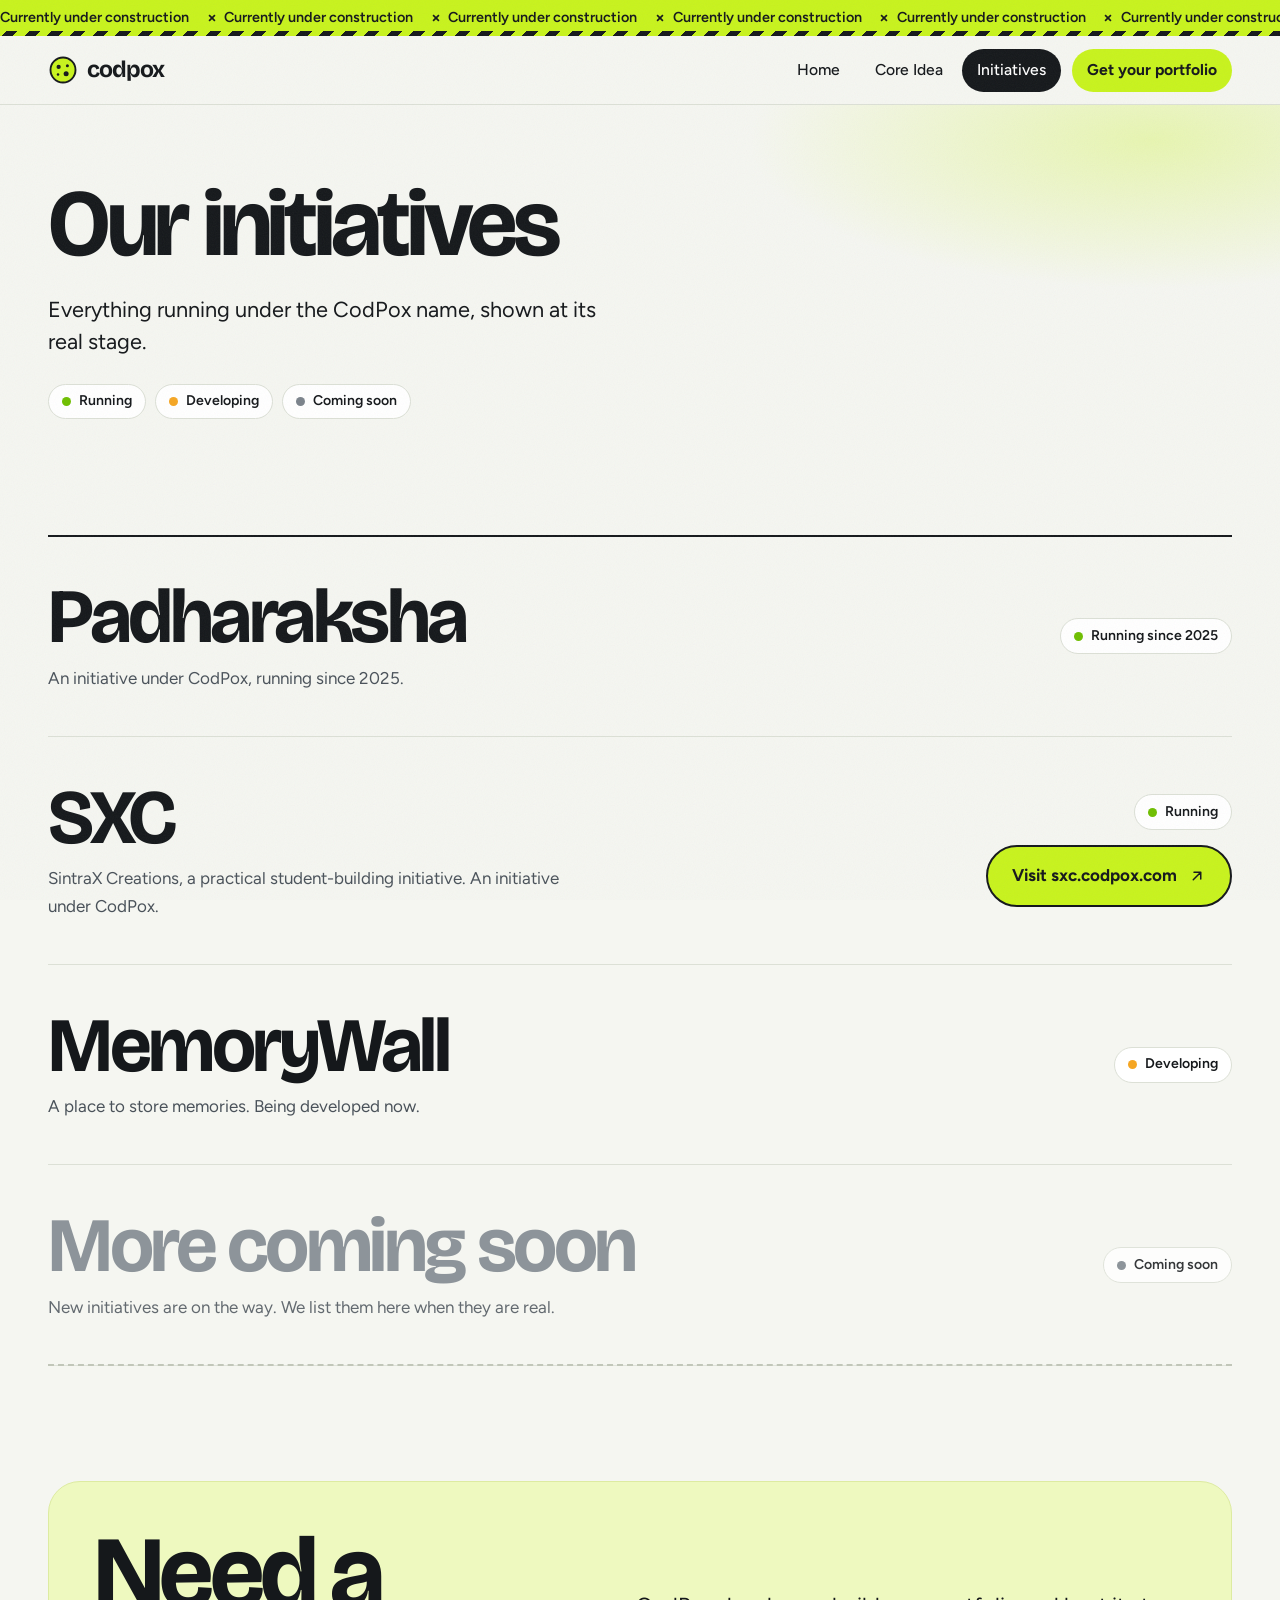
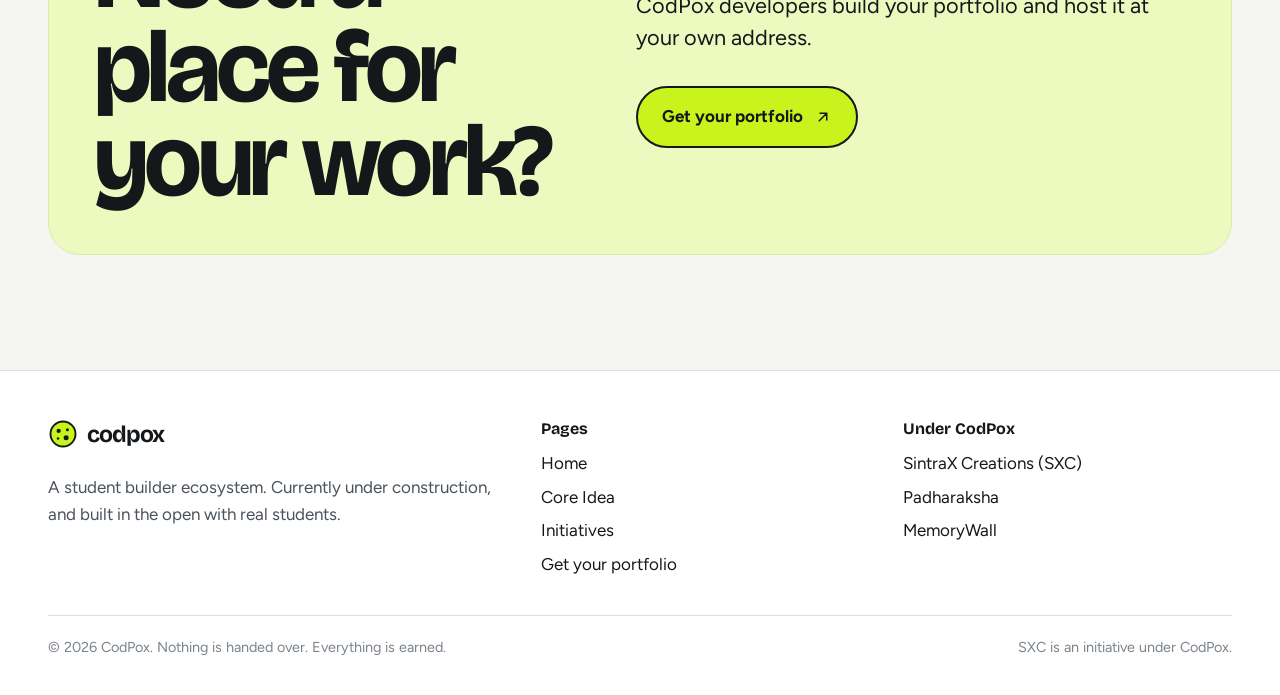
<file: initiatives.html>
<!doctype html>
<html lang="en">
<head>
<meta charset="utf-8">
<meta name="viewport" content="width=device-width,initial-scale=1">
<title>Initiatives | CodPox</title>
<meta name="description" content="Initiatives under CodPox: Padharaksha, SXC (SintraX Creations), MemoryWall and more coming soon.">
<meta name="theme-color" content="#C8F31D">
<link rel="icon" href="data:image/svg+xml,%3Csvg xmlns='http://www.w3.org/2000/svg' viewBox='0 0 48 48'%3E%3Ccircle cx='24' cy='24' r='20' fill='%23C8F31D' stroke='%2315181B' stroke-width='3'/%3E%3Ccircle cx='17' cy='19' r='3.4'/%3E%3Ccircle cx='31' cy='17' r='2.4'/%3E%3Ccircle cx='29' cy='30' r='4'/%3E%3C/svg%3E">
<link rel="preconnect" href="https://fonts.googleapis.com">
<link rel="preconnect" href="https://fonts.gstatic.com" crossorigin>
<link href="https://fonts.googleapis.com/css2?family=Bricolage+Grotesque:opsz,wght@12..96,500;12..96,700;12..96,800&family=Caveat:wght@600&family=DM+Mono:wght@500&family=Figtree:wght@400;500;600;700&display=swap" rel="stylesheet">
<link rel="stylesheet" href="css/style.css">
</head>
<body>
<svg width="0" height="0" style="position:absolute" aria-hidden="true"><defs>
<symbol id="i-arrow" viewBox="0 0 24 24"><path d="M7 17 17 7M8 7h9v9"/></symbol>
<symbol id="i-x" viewBox="0 0 24 24"><path d="M5 5l14 14M19 5 5 19" stroke-width="4"/></symbol>
<symbol id="i-spore" viewBox="0 0 48 48"><circle cx="24" cy="24" r="20" fill="#C8F31D" stroke="#15181B" stroke-width="3"/><circle cx="17" cy="19" r="3.4" fill="#15181B"/><circle cx="31" cy="17" r="2.4" fill="#15181B"/><circle cx="29" cy="30" r="4" fill="#15181B"/><circle cx="16" cy="31" r="2" fill="#15181B"/></symbol>
</defs></svg>
<a class="sr" href="#main">Skip to content</a>
<div class="tape" role="note" aria-label="CodPox is currently under construction"><div class="track" aria-hidden="true"><span>Currently under construction<svg viewBox="0 0 24 24" aria-hidden="true"><use href="#i-x" stroke="#15181B" fill="none"/></svg></span><span>Currently under construction<svg viewBox="0 0 24 24" aria-hidden="true"><use href="#i-x" stroke="#15181B" fill="none"/></svg></span><span>Currently under construction<svg viewBox="0 0 24 24" aria-hidden="true"><use href="#i-x" stroke="#15181B" fill="none"/></svg></span><span>Currently under construction<svg viewBox="0 0 24 24" aria-hidden="true"><use href="#i-x" stroke="#15181B" fill="none"/></svg></span><span>Currently under construction<svg viewBox="0 0 24 24" aria-hidden="true"><use href="#i-x" stroke="#15181B" fill="none"/></svg></span><span>Currently under construction<svg viewBox="0 0 24 24" aria-hidden="true"><use href="#i-x" stroke="#15181B" fill="none"/></svg></span><span>Currently under construction<svg viewBox="0 0 24 24" aria-hidden="true"><use href="#i-x" stroke="#15181B" fill="none"/></svg></span><span>Currently under construction<svg viewBox="0 0 24 24" aria-hidden="true"><use href="#i-x" stroke="#15181B" fill="none"/></svg></span><span>Currently under construction<svg viewBox="0 0 24 24" aria-hidden="true"><use href="#i-x" stroke="#15181B" fill="none"/></svg></span><span>Currently under construction<svg viewBox="0 0 24 24" aria-hidden="true"><use href="#i-x" stroke="#15181B" fill="none"/></svg></span><span>Currently under construction<svg viewBox="0 0 24 24" aria-hidden="true"><use href="#i-x" stroke="#15181B" fill="none"/></svg></span><span>Currently under construction<svg viewBox="0 0 24 24" aria-hidden="true"><use href="#i-x" stroke="#15181B" fill="none"/></svg></span><span>Currently under construction<svg viewBox="0 0 24 24" aria-hidden="true"><use href="#i-x" stroke="#15181B" fill="none"/></svg></span><span>Currently under construction<svg viewBox="0 0 24 24" aria-hidden="true"><use href="#i-x" stroke="#15181B" fill="none"/></svg></span><span>Currently under construction<svg viewBox="0 0 24 24" aria-hidden="true"><use href="#i-x" stroke="#15181B" fill="none"/></svg></span><span>Currently under construction<svg viewBox="0 0 24 24" aria-hidden="true"><use href="#i-x" stroke="#15181B" fill="none"/></svg></span></div></div>
<header class="nav"><div class="wrap">
<a class="logo" href="index.html" aria-label="CodPox home"><svg viewBox="0 0 48 48" aria-hidden="true"><use href="#i-spore"/></svg>codpox</a>
<button class="burger" aria-label="Menu" aria-expanded="false" aria-controls="menu"><span></span><span></span><span></span></button>
<nav aria-label="Main"><ul class="menu" id="menu"><li><a href="index.html">Home</a></li><li><a href="core-idea.html">Core Idea</a></li><li><a href="initiatives.html" aria-current="page">Initiatives</a></li><li class="cta"><a href="portfolio.html">Get your portfolio</a></li></ul></nav>
</div></header>
<main id="main">

<section class="page-hero">
<div class="wrap">
<h1>Our initiatives</h1>
<p class="lead">Everything running under the CodPox name, shown at its real stage.</p>
<div class="legend"><span class="status s-run"><i></i>Running</span><span class="status s-dev"><i></i>Developing</span><span class="status"><i></i>Coming soon</span></div>
</div>
</section>

<section class="sec--tight" style="padding-bottom:clamp(64px,9vw,128px)">
<div class="wrap"><div class="rows">
<article class="row"><div><h2>Padharaksha</h2><p>An initiative under CodPox, running since 2025.</p></div>
<div class="side"><span class="status s-run"><i></i>Running since 2025</span></div></article>
<article class="row"><div><h2>SXC</h2><p>SintraX Creations, a practical student-building initiative. An initiative under CodPox.</p></div>
<div class="side"><span class="status s-run"><i></i>Running</span><a class="btn" href="https://sxc.codpox.com" target="_blank" rel="noopener">Visit sxc.codpox.com <svg class="ico" viewBox="0 0 24 24" aria-hidden="true"><use href="#i-arrow"/></svg></a></div></article>
<article class="row"><div><h2>MemoryWall</h2><p>A place to store memories. Being developed now.</p></div>
<div class="side"><span class="status s-dev"><i></i>Developing</span></div></article>
<article class="row row--soon"><div><h2>More coming soon</h2><p>New initiatives are on the way. We list them here when they are real.</p></div>
<div class="side"><span class="status"><i></i>Coming soon</span></div></article>
</div></div>
</section>

<section class="sec closing" style="padding-top:0">
<div class="wrap"><div class="panel panel--lime split" style="align-items:center">
<div><h2>Need a place for your work?</h2></div>
<div><p class="lead">CodPox developers build your portfolio and host it at your own address.</p>
<div class="actions"><a class="btn" href="portfolio.html">Get your portfolio <svg class="ico" viewBox="0 0 24 24" aria-hidden="true"><use href="#i-arrow"/></svg></a></div></div>
</div></div>
</section>
</main>
<footer class="foot"><div class="wrap">
<div class="cols">
<div><a class="logo" href="index.html"><svg viewBox="0 0 48 48" aria-hidden="true"><use href="#i-spore"/></svg>codpox</a>
<p style="margin-top:1rem">A student builder ecosystem. Currently under construction, and built in the open with real students.</p></div>
<div><h4>Pages</h4><ul><li><a href="index.html">Home</a></li><li><a href="core-idea.html">Core Idea</a></li><li><a href="initiatives.html">Initiatives</a></li><li><a href="portfolio.html">Get your portfolio</a></li></ul></div>
<div><h4>Under CodPox</h4><ul><li><a href="https://sxc.codpox.com" target="_blank" rel="noopener">SintraX Creations (SXC)</a></li><li><span>Padharaksha</span></li><li><span>MemoryWall</span></li></ul></div>
</div>
<div class="fine"><span>© 2026 CodPox. Nothing is handed over. Everything is earned.</span><span>SXC is an initiative under CodPox.</span></div>
</div></footer>
<script src="js/main.js" defer></script>
</body>
</html>
</file>
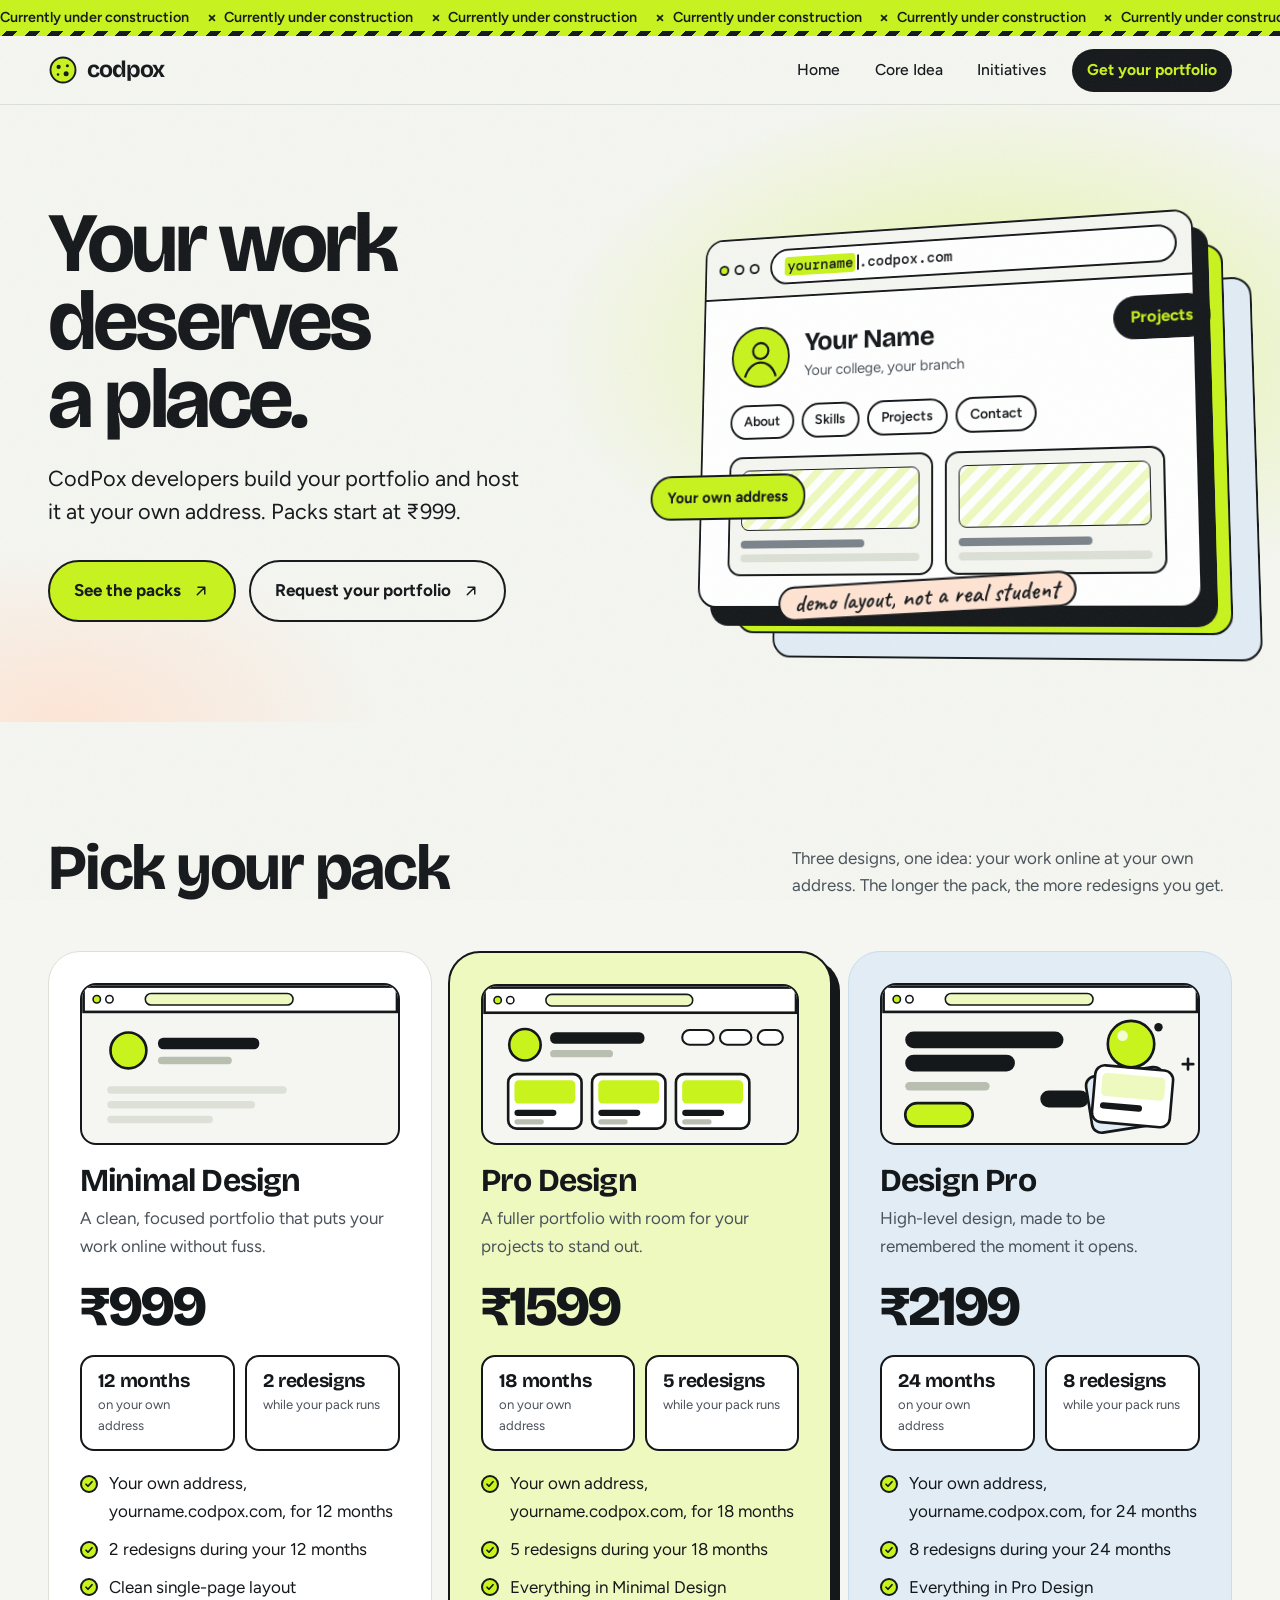
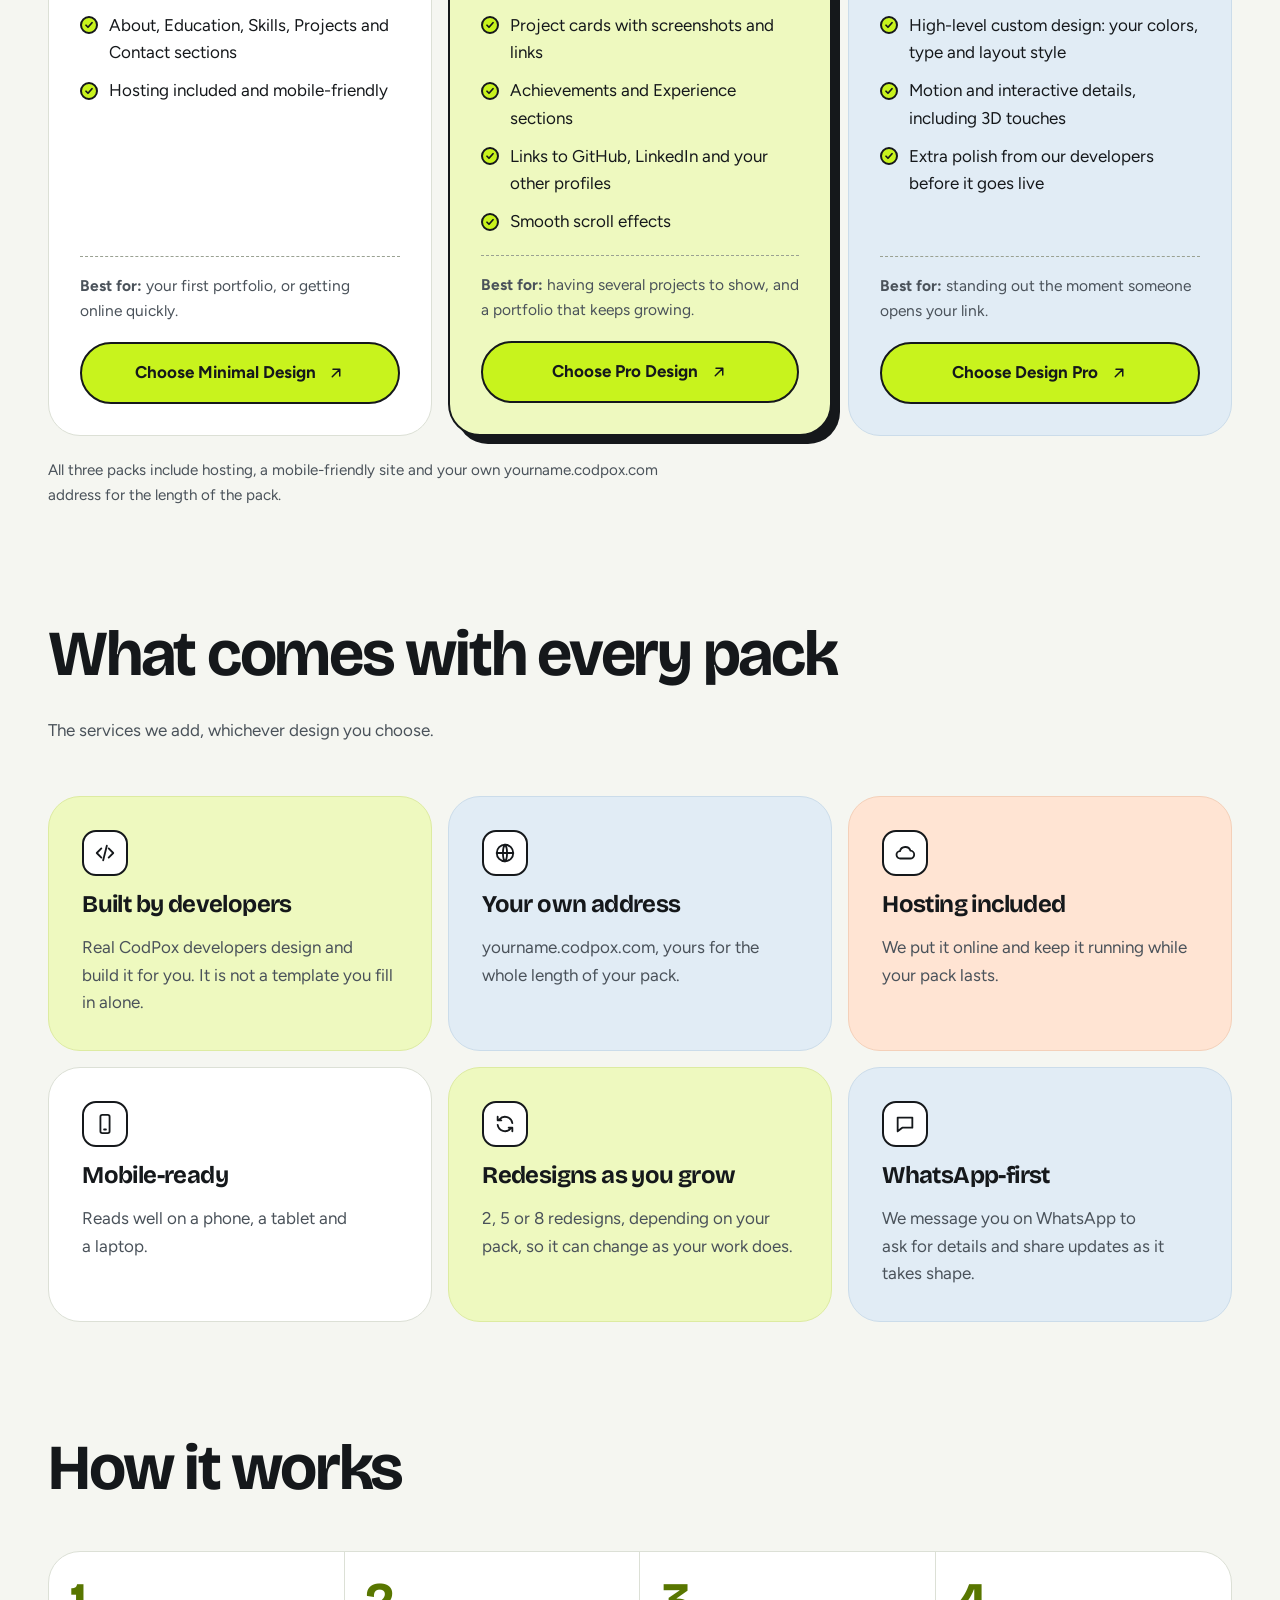
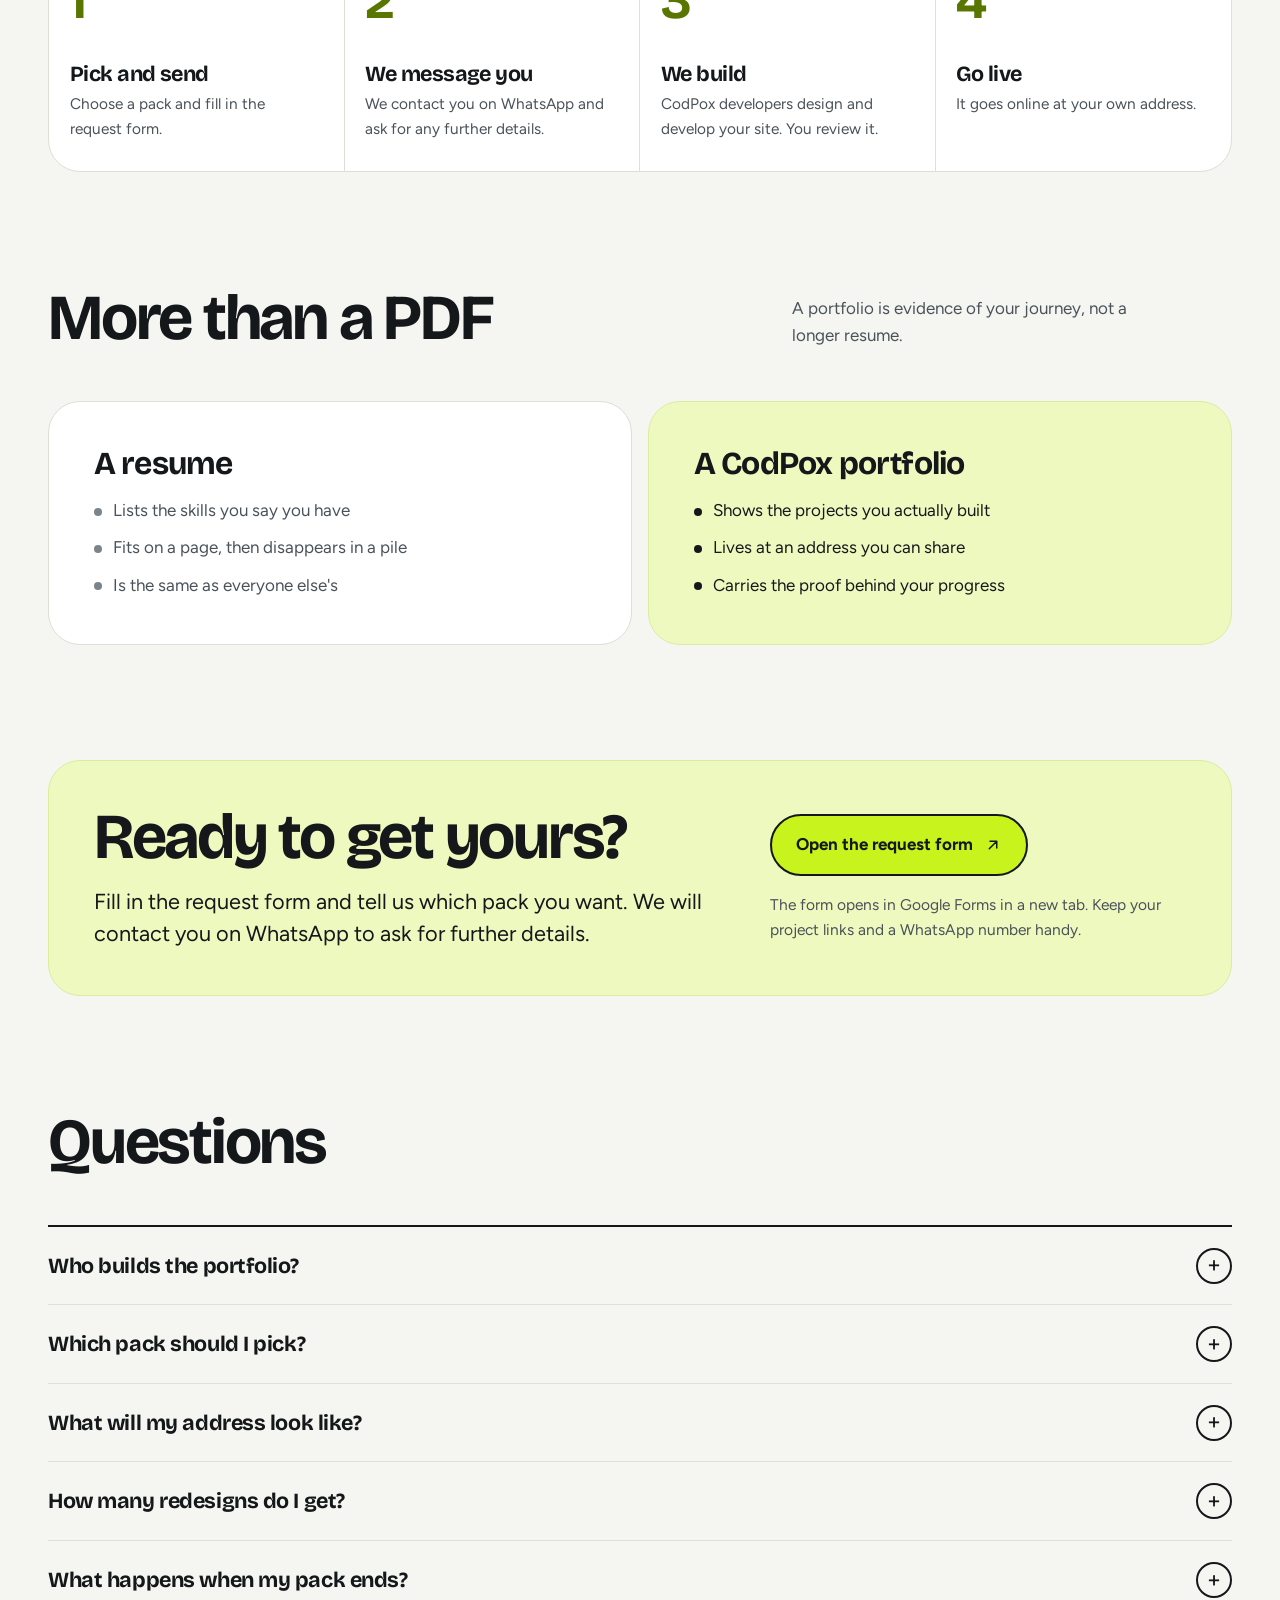
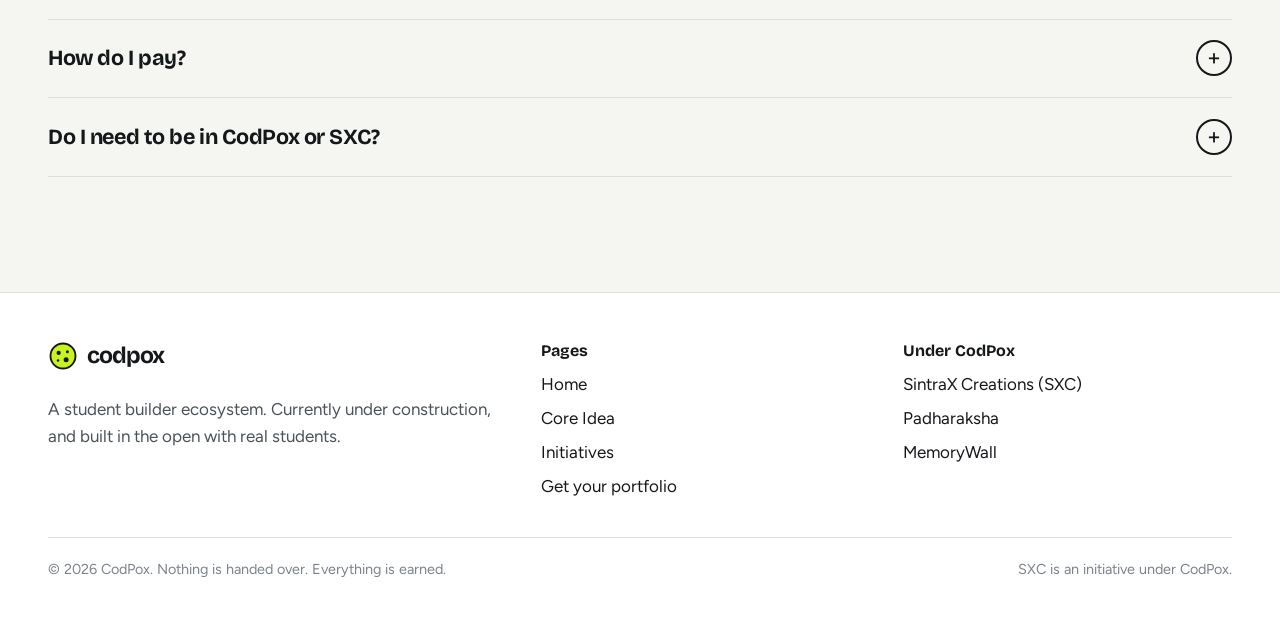
<file: portfolio.html>
<!doctype html>
<html lang="en">
<head>
<meta charset="utf-8">
<meta name="viewport" content="width=device-width,initial-scale=1">
<title>Get your portfolio | CodPox</title>
<meta name="description" content="CodPox developers build your portfolio and host it at yourname.codpox.com. Three packs from ₹999.">
<meta name="theme-color" content="#C8F31D">
<link rel="icon" href="data:image/svg+xml,%3Csvg xmlns='http://www.w3.org/2000/svg' viewBox='0 0 48 48'%3E%3Ccircle cx='24' cy='24' r='20' fill='%23C8F31D' stroke='%2315181B' stroke-width='3'/%3E%3Ccircle cx='17' cy='19' r='3.4'/%3E%3Ccircle cx='31' cy='17' r='2.4'/%3E%3Ccircle cx='29' cy='30' r='4'/%3E%3C/svg%3E">
<link rel="preconnect" href="https://fonts.googleapis.com">
<link rel="preconnect" href="https://fonts.gstatic.com" crossorigin>
<link href="https://fonts.googleapis.com/css2?family=Bricolage+Grotesque:opsz,wght@12..96,500;12..96,700;12..96,800&family=Caveat:wght@600&family=DM+Mono:wght@500&family=Figtree:wght@400;500;600;700&display=swap" rel="stylesheet">
<link rel="stylesheet" href="css/style.css">
</head>
<body>
<svg width="0" height="0" style="position:absolute" aria-hidden="true"><defs>
<symbol id="i-arrow" viewBox="0 0 24 24"><path d="M7 17 17 7M8 7h9v9"/></symbol>
<symbol id="i-x" viewBox="0 0 24 24"><path d="M5 5l14 14M19 5 5 19" stroke-width="4"/></symbol>
<symbol id="i-spore" viewBox="0 0 48 48"><circle cx="24" cy="24" r="20" fill="#C8F31D" stroke="#15181B" stroke-width="3"/><circle cx="17" cy="19" r="3.4" fill="#15181B"/><circle cx="31" cy="17" r="2.4" fill="#15181B"/><circle cx="29" cy="30" r="4" fill="#15181B"/><circle cx="16" cy="31" r="2" fill="#15181B"/></symbol>
</defs></svg>
<a class="sr" href="#main">Skip to content</a>
<div class="tape" role="note" aria-label="CodPox is currently under construction"><div class="track" aria-hidden="true"><span>Currently under construction<svg viewBox="0 0 24 24" aria-hidden="true"><use href="#i-x" stroke="#15181B" fill="none"/></svg></span><span>Currently under construction<svg viewBox="0 0 24 24" aria-hidden="true"><use href="#i-x" stroke="#15181B" fill="none"/></svg></span><span>Currently under construction<svg viewBox="0 0 24 24" aria-hidden="true"><use href="#i-x" stroke="#15181B" fill="none"/></svg></span><span>Currently under construction<svg viewBox="0 0 24 24" aria-hidden="true"><use href="#i-x" stroke="#15181B" fill="none"/></svg></span><span>Currently under construction<svg viewBox="0 0 24 24" aria-hidden="true"><use href="#i-x" stroke="#15181B" fill="none"/></svg></span><span>Currently under construction<svg viewBox="0 0 24 24" aria-hidden="true"><use href="#i-x" stroke="#15181B" fill="none"/></svg></span><span>Currently under construction<svg viewBox="0 0 24 24" aria-hidden="true"><use href="#i-x" stroke="#15181B" fill="none"/></svg></span><span>Currently under construction<svg viewBox="0 0 24 24" aria-hidden="true"><use href="#i-x" stroke="#15181B" fill="none"/></svg></span><span>Currently under construction<svg viewBox="0 0 24 24" aria-hidden="true"><use href="#i-x" stroke="#15181B" fill="none"/></svg></span><span>Currently under construction<svg viewBox="0 0 24 24" aria-hidden="true"><use href="#i-x" stroke="#15181B" fill="none"/></svg></span><span>Currently under construction<svg viewBox="0 0 24 24" aria-hidden="true"><use href="#i-x" stroke="#15181B" fill="none"/></svg></span><span>Currently under construction<svg viewBox="0 0 24 24" aria-hidden="true"><use href="#i-x" stroke="#15181B" fill="none"/></svg></span><span>Currently under construction<svg viewBox="0 0 24 24" aria-hidden="true"><use href="#i-x" stroke="#15181B" fill="none"/></svg></span><span>Currently under construction<svg viewBox="0 0 24 24" aria-hidden="true"><use href="#i-x" stroke="#15181B" fill="none"/></svg></span><span>Currently under construction<svg viewBox="0 0 24 24" aria-hidden="true"><use href="#i-x" stroke="#15181B" fill="none"/></svg></span><span>Currently under construction<svg viewBox="0 0 24 24" aria-hidden="true"><use href="#i-x" stroke="#15181B" fill="none"/></svg></span></div></div>
<header class="nav"><div class="wrap">
<a class="logo" href="index.html" aria-label="CodPox home"><svg viewBox="0 0 48 48" aria-hidden="true"><use href="#i-spore"/></svg>codpox</a>
<button class="burger" aria-label="Menu" aria-expanded="false" aria-controls="menu"><span></span><span></span><span></span></button>
<nav aria-label="Main"><ul class="menu" id="menu"><li><a href="index.html">Home</a></li><li><a href="core-idea.html">Core Idea</a></li><li><a href="initiatives.html">Initiatives</a></li><li class="cta"><a href="portfolio.html" aria-current="page">Get your portfolio</a></li></ul></nav>
</div></header>
<main id="main">

<section class="phero">
<div class="wrap">
<div>
<h1>Your work deserves a place.</h1>
<p class="lead">CodPox developers build your portfolio and host it at your own address. Packs start at ₹999.</p>
<div class="actions"><a class="btn" href="#packs">See the packs <svg class="ico" viewBox="0 0 24 24" aria-hidden="true"><use href="#i-arrow"/></svg></a><a class="btn btn--ghost" href="https://forms.gle/HE9ZDQaqFjRHSJsR6" target="_blank" rel="noopener">Request your portfolio <svg class="ico" viewBox="0 0 24 24" aria-hidden="true"><use href="#i-arrow"/></svg></a></div>
</div>
<div class="stage3d"><div class="tilt" data-tilt>
<div class="browser">
<div class="chrome"><div class="dots" aria-hidden="true"><i></i><i></i><i></i></div>
<div class="addr" role="img" aria-label="Browser address: yourname.codpox.com"><b><span data-typer>yourname</span></b><span class="caret" aria-hidden="true"></span>.codpox.com</div></div>
<div class="site" aria-hidden="true">
<div class="who"><div class="avatar"></div><div><h3>Your Name</h3><p>Your college, your branch</p></div></div>
<div class="sec-chips"><span>About</span><span>Skills</span><span>Projects</span><span>Contact</span></div>
<div class="pgrid"><div class="pcard"><div class="shot"></div><i></i><i></i></div><div class="pcard"><div class="shot"></div><i></i><i></i></div></div>
</div></div>
<span class="float f1" aria-hidden="true">Projects</span><span class="float f2" aria-hidden="true">Your own address</span>
<div class="demo-tag" aria-hidden="true"><span class="hand">demo layout, not a real student</span></div>
</div></div>
</div>
</section>

<section class="sec" id="packs">
<div class="wrap">
<div class="head"><h2>Pick your pack</h2><p>Three designs, one idea: your work online at your own address. The longer the pack, the more redesigns you get.</p></div>
<div class="packs"><article class="pack pack--min">
<div class="wire"><svg viewBox="0 0 300 150" role="img" aria-label="Preview of the min design level"><rect x="1.5" y="1.5" width="297" height="24" fill="#fff" stroke="#15181B" stroke-width="2.5"/><circle cx="14" cy="13.5" r="3.5" fill="#C8F31D" stroke="#15181B" stroke-width="1.5"/><circle cx="26" cy="13.5" r="3.5" fill="none" stroke="#15181B" stroke-width="1.5"/><rect x="60" y="8" width="140" height="11" rx="5.5" fill="#EEF9BF" stroke="#15181B" stroke-width="1.5"/><circle cx="44" cy="62" r="17" fill="#C8F31D" stroke="#15181B" stroke-width="2.5"/>
<rect x="72" y="50" width="96" height="11" rx="5" fill="#15181B"/><rect x="72" y="68" width="70" height="7" rx="3.5" fill="#B8BEB0"/>
<rect x="24" y="96" width="170" height="7" rx="3.5" fill="#DCE0D6"/><rect x="24" y="110" width="140" height="7" rx="3.5" fill="#DCE0D6"/><rect x="24" y="124" width="100" height="7" rx="3.5" fill="#DCE0D6"/></svg></div>
<div><h3>Minimal Design</h3><p style="margin-top:.4rem">A clean, focused portfolio that puts your work online without fuss.</p></div>
<div class="price">₹999</div>
<div class="terms"><div><strong>12 months</strong><span>on your own address</span></div><div><strong>2 redesigns</strong><span>while your pack runs</span></div></div>
<ul class="feat"><li>Your own address, yourname.codpox.com, for 12 months</li><li>2 redesigns during your 12 months</li><li>Clean single-page layout</li><li>About, Education, Skills, Projects and Contact sections</li><li>Hosting included and mobile-friendly</li></ul>
<p class="best"><b>Best for:</b> your first portfolio, or getting online quickly.</p>
<a class="btn" href="https://forms.gle/HE9ZDQaqFjRHSJsR6" target="_blank" rel="noopener">Choose Minimal Design <svg class="ico" viewBox="0 0 24 24" aria-hidden="true"><use href="#i-arrow"/></svg></a>
</article><article class="pack pack--pro">
<div class="wire"><svg viewBox="0 0 300 150" role="img" aria-label="Preview of the pro design level"><rect x="1.5" y="1.5" width="297" height="24" fill="#fff" stroke="#15181B" stroke-width="2.5"/><circle cx="14" cy="13.5" r="3.5" fill="#C8F31D" stroke="#15181B" stroke-width="1.5"/><circle cx="26" cy="13.5" r="3.5" fill="none" stroke="#15181B" stroke-width="1.5"/><rect x="60" y="8" width="140" height="11" rx="5.5" fill="#EEF9BF" stroke="#15181B" stroke-width="1.5"/><circle cx="40" cy="56" r="15" fill="#C8F31D" stroke="#15181B" stroke-width="2.5"/>
<rect x="64" y="44" width="90" height="11" rx="5" fill="#15181B"/><rect x="64" y="61" width="60" height="7" rx="3.5" fill="#B8BEB0"/>
<rect x="190" y="42" width="30" height="14" rx="7" fill="#fff" stroke="#15181B" stroke-width="2"/><rect x="226" y="42" width="30" height="14" rx="7" fill="#fff" stroke="#15181B" stroke-width="2"/><rect x="262" y="42" width="24" height="14" rx="7" fill="#fff" stroke="#15181B" stroke-width="2"/>
<rect x="24" y="84" width="70" height="52" rx="8" fill="#fff" stroke="#15181B" stroke-width="2.5"/><rect x="30" y="90" width="58" height="22" rx="4" fill="#C8F31D"/><rect x="30" y="118" width="40" height="6" rx="3" fill="#15181B"/><rect x="30" y="127" width="28" height="5" rx="2.5" fill="#B8BEB0"/><rect x="104" y="84" width="70" height="52" rx="8" fill="#fff" stroke="#15181B" stroke-width="2.5"/><rect x="110" y="90" width="58" height="22" rx="4" fill="#C8F31D"/><rect x="110" y="118" width="40" height="6" rx="3" fill="#15181B"/><rect x="110" y="127" width="28" height="5" rx="2.5" fill="#B8BEB0"/><rect x="184" y="84" width="70" height="52" rx="8" fill="#fff" stroke="#15181B" stroke-width="2.5"/><rect x="190" y="90" width="58" height="22" rx="4" fill="#C8F31D"/><rect x="190" y="118" width="40" height="6" rx="3" fill="#15181B"/><rect x="190" y="127" width="28" height="5" rx="2.5" fill="#B8BEB0"/></svg></div>
<div><h3>Pro Design</h3><p style="margin-top:.4rem">A fuller portfolio with room for your projects to stand out.</p></div>
<div class="price">₹1599</div>
<div class="terms"><div><strong>18 months</strong><span>on your own address</span></div><div><strong>5 redesigns</strong><span>while your pack runs</span></div></div>
<ul class="feat"><li>Your own address, yourname.codpox.com, for 18 months</li><li>5 redesigns during your 18 months</li><li>Everything in Minimal Design</li><li>Project cards with screenshots and links</li><li>Achievements and Experience sections</li><li>Links to GitHub, LinkedIn and your other profiles</li><li>Smooth scroll effects</li></ul>
<p class="best"><b>Best for:</b> having several projects to show, and a portfolio that keeps growing.</p>
<a class="btn" href="https://forms.gle/HE9ZDQaqFjRHSJsR6" target="_blank" rel="noopener">Choose Pro Design <svg class="ico" viewBox="0 0 24 24" aria-hidden="true"><use href="#i-arrow"/></svg></a>
</article><article class="pack pack--dp">
<div class="wire"><svg viewBox="0 0 300 150" role="img" aria-label="Preview of the dp design level"><rect x="1.5" y="1.5" width="297" height="24" fill="#fff" stroke="#15181B" stroke-width="2.5"/><circle cx="14" cy="13.5" r="3.5" fill="#C8F31D" stroke="#15181B" stroke-width="1.5"/><circle cx="26" cy="13.5" r="3.5" fill="none" stroke="#15181B" stroke-width="1.5"/><rect x="60" y="8" width="140" height="11" rx="5.5" fill="#EEF9BF" stroke="#15181B" stroke-width="1.5"/><rect x="22" y="44" width="150" height="16" rx="8" fill="#15181B"/><rect x="22" y="66" width="104" height="16" rx="8" fill="#15181B"/><rect x="22" y="92" width="80" height="8" rx="4" fill="#B8BEB0"/>
<rect x="22" y="112" width="64" height="22" rx="11" fill="#C8F31D" stroke="#15181B" stroke-width="2.5"/>
<g transform="rotate(-9 232 110)"><rect x="196" y="82" width="74" height="54" rx="9" fill="#E1ECF5" stroke="#15181B" stroke-width="2.5"/></g>
<g transform="rotate(5 232 110)"><rect x="200" y="78" width="74" height="54" rx="9" fill="#fff" stroke="#15181B" stroke-width="2.5"/><rect x="207" y="85" width="60" height="22" rx="4" fill="#EEF9BF"/><rect x="207" y="113" width="40" height="6" rx="3" fill="#15181B"/></g>
<circle cx="236" cy="56" r="22" fill="#C8F31D" stroke="#15181B" stroke-width="2.5"/><circle cx="228" cy="48" r="5" fill="#fff" opacity=".8"/><circle cx="262" cy="40" r="4" fill="#15181B"/>
<rect x="150" y="100" width="46" height="16" rx="8" fill="#15181B"/><path d="M290 70v10M285 75h10" stroke="#15181B" stroke-width="2.5" stroke-linecap="round"/></svg></div>
<div><h3>Design Pro</h3><p style="margin-top:.4rem">High-level design, made to be remembered the moment it opens.</p></div>
<div class="price">₹2199</div>
<div class="terms"><div><strong>24 months</strong><span>on your own address</span></div><div><strong>8 redesigns</strong><span>while your pack runs</span></div></div>
<ul class="feat"><li>Your own address, yourname.codpox.com, for 24 months</li><li>8 redesigns during your 24 months</li><li>Everything in Pro Design</li><li>High-level custom design: your colors, type and layout style</li><li>Motion and interactive details, including 3D touches</li><li>Extra polish from our developers before it goes live</li></ul>
<p class="best"><b>Best for:</b> standing out the moment someone opens your link.</p>
<a class="btn" href="https://forms.gle/HE9ZDQaqFjRHSJsR6" target="_blank" rel="noopener">Choose Design Pro <svg class="ico" viewBox="0 0 24 24" aria-hidden="true"><use href="#i-arrow"/></svg></a>
</article></div>
<p class="fineprint">All three packs include hosting, a mobile-friendly site and your own yourname.codpox.com address for the length of the pack.</p>
</div>
</section>

<section class="sec" style="padding-top:0">
<div class="wrap">
<div class="head"><h2>What comes with every pack</h2><p>The services we add, whichever design you choose.</p></div>
<div class="svc"><article class="card t-lime"><svg class="ic" viewBox="0 0 24 24" aria-hidden="true"><path d="m8 7-5 5 5 5M16 7l5 5-5 5M14 4l-4 16"/></svg><h3>Built by developers</h3><p>Real CodPox developers design and build it for you. It is not a template you fill in alone.</p></article><article class="card t-sky"><svg class="ic" viewBox="0 0 24 24" aria-hidden="true"><circle cx="12" cy="12" r="9"/><path d="M3 12h18M12 3c3 3 3 15 0 18M12 3c-3 3-3 15 0 18"/></svg><h3>Your own address</h3><p>yourname.codpox.com, yours for the whole length of your pack.</p></article><article class="card t-peach"><svg class="ic" viewBox="0 0 24 24" aria-hidden="true"><path d="M7 18a4 4 0 0 1-.5-8A6 6 0 0 1 18 9.5a4.2 4.2 0 0 1-.5 8.5Z"/></svg><h3>Hosting included</h3><p>We put it online and keep it running while your pack lasts.</p></article><article class="card "><svg class="ic" viewBox="0 0 24 24" aria-hidden="true"><rect x="7" y="2" width="10" height="20" rx="2"/><path d="M11 18h2"/></svg><h3>Mobile-ready</h3><p>Reads well on a phone, a tablet and a laptop.</p></article><article class="card t-lime"><svg class="ic" viewBox="0 0 24 24" aria-hidden="true"><path d="M20 11a8 8 0 0 0-14-4M4 4v4h4M4 13a8 8 0 0 0 14 4M20 20v-4h-4"/></svg><h3>Redesigns as you grow</h3><p>2, 5 or 8 redesigns, depending on your pack, so it can change as your work does.</p></article><article class="card t-sky"><svg class="ic" viewBox="0 0 24 24" aria-hidden="true"><path d="M4 5h16v11H9l-5 4Z"/></svg><h3>WhatsApp-first</h3><p>We message you on WhatsApp to ask for details and share updates as it takes shape.</p></article></div>
</div>
</section>

<section class="sec" id="how" style="padding-top:0">
<div class="wrap">
<div class="head"><h2>How it works</h2></div>
<div class="steps" style="grid-template-columns:repeat(4,1fr)">
<div class="step"><h3>Pick and send</h3><p>Choose a pack and fill in the request form.</p></div>
<div class="step"><h3>We message you</h3><p>We contact you on WhatsApp and ask for any further details.</p></div>
<div class="step"><h3>We build</h3><p>CodPox developers design and develop your site. You review it.</p></div>
<div class="step"><h3>Go live</h3><p>It goes online at your own address.</p></div>
</div>
</div>
</section>

<section class="sec" style="padding-top:0">
<div class="wrap">
<div class="head"><h2>More than a PDF</h2><p>A portfolio is evidence of your journey, not a longer resume.</p></div>
<div class="vs">
<div class="panel"><h3>A resume</h3><ul><li>Lists the skills you say you have</li><li>Fits on a page, then disappears in a pile</li><li>Is the same as everyone else's</li></ul></div>
<div class="panel panel--lime"><h3>A CodPox portfolio</h3><ul><li>Shows the projects you actually built</li><li>Lives at an address you can share</li><li>Carries the proof behind your progress</li></ul></div>
</div>
</div>
</section>

<section class="sec" id="request-form" style="padding-top:0">
<div class="wrap"><div class="panel panel--lime ctapanel">
<div><h2>Ready to get yours?</h2>
<p class="lead" style="margin-top:1rem">Fill in the request form and tell us which pack you want. We will contact you on WhatsApp to ask for further details.</p></div>
<div class="ctaside">
<div class="actions" style="margin-top:0"><a class="btn" href="https://forms.gle/HE9ZDQaqFjRHSJsR6" target="_blank" rel="noopener">Open the request form <svg class="ico" viewBox="0 0 24 24" aria-hidden="true"><use href="#i-arrow"/></svg></a></div>
<p>The form opens in Google Forms in a new tab. Keep your project links and a WhatsApp number handy.</p>
</div>
</div></div>
</section>

<section class="sec" style="padding-top:0">
<div class="wrap">
<div class="head"><h2>Questions</h2></div>
<details><summary>Who builds the portfolio?</summary><p>CodPox developers design and develop it for you.</p></details>
<details><summary>Which pack should I pick?</summary><p>Minimal Design if you want a clean portfolio online quickly. Pro Design if you have several projects to show. Design Pro if you want a high-level custom look. Not sure? Ask us on WhatsApp after you send the form.</p></details>
<details><summary>What will my address look like?</summary><p>A subdomain in your name, such as yourname.codpox.com. If the name you want is taken, we will agree on another with you.</p></details>
<details><summary>How many redesigns do I get?</summary><p>Minimal Design includes 2, Pro Design includes 5 and Design Pro includes 8, all within the length of your pack. Tell us what you want to change and we will confirm it with you on WhatsApp.</p></details>
<details><summary>What happens when my pack ends?</summary><p>Your address stays live for the full length of your pack. We will message you before it ends so we can agree on the next step together.</p></details>
<details><summary>How do I pay?</summary><p>After you send the form, we contact you on WhatsApp, confirm your pack and share the payment details there.</p></details>
<details><summary>Do I need to be in CodPox or SXC?</summary><p>Your portfolio shows the work you have built. Send your request and we will confirm the details with you.</p></details>
</div>
</section>
</main>
<footer class="foot"><div class="wrap">
<div class="cols">
<div><a class="logo" href="index.html"><svg viewBox="0 0 48 48" aria-hidden="true"><use href="#i-spore"/></svg>codpox</a>
<p style="margin-top:1rem">A student builder ecosystem. Currently under construction, and built in the open with real students.</p></div>
<div><h4>Pages</h4><ul><li><a href="index.html">Home</a></li><li><a href="core-idea.html">Core Idea</a></li><li><a href="initiatives.html">Initiatives</a></li><li><a href="portfolio.html">Get your portfolio</a></li></ul></div>
<div><h4>Under CodPox</h4><ul><li><a href="https://sxc.codpox.com" target="_blank" rel="noopener">SintraX Creations (SXC)</a></li><li><span>Padharaksha</span></li><li><span>MemoryWall</span></li></ul></div>
</div>
<div class="fine"><span>© 2026 CodPox. Nothing is handed over. Everything is earned.</span><span>SXC is an initiative under CodPox.</span></div>
</div></footer>
<script src="js/main.js" defer></script>
</body>
</html>
</file>
<file: css/style.css>
/* CodPox — light, premium, construction-tape identity */
:root{
  --paper:#F5F6F1;
  --white:#FFFFFF;
  --ink:#15181B;
  --ink-2:#4A525A;
  --ink-3:#7B838B;
  --line:#DCE0D6;
  --lime:#C8F31D;
  --lime-deep:#587600;
  --lime-pale:#EEF9BF;
  --sky:#E1ECF5;
  --peach:#FFE4D3;
  --amber:#F5A623;

  --display:"Bricolage Grotesque","Segoe UI",system-ui,sans-serif;
  --body:"Figtree","Segoe UI",system-ui,sans-serif;
  --hand:"Caveat","Segoe Print",cursive;
  --mono:"DM Mono",ui-monospace,Menlo,monospace;

  --r-lg:32px; --r-md:22px; --r-sm:12px;
  --ease:cubic-bezier(.2,.8,.2,1);
}
*,*::before,*::after{box-sizing:border-box}
*{margin:0}
html{overflow-x:clip;scroll-behavior:smooth;-webkit-text-size-adjust:100%}
body{
  font:400 1.0625rem/1.62 var(--body);
  background:var(--paper);color:var(--ink);
  -webkit-font-smoothing:antialiased;overflow-x:hidden;
}
body::before{ /* fine paper grain */
  content:"";position:fixed;inset:0;pointer-events:none;z-index:100;opacity:.05;
  background-image:url("data:image/svg+xml,%3Csvg xmlns='http://www.w3.org/2000/svg' width='160' height='160'%3E%3Cfilter id='n'%3E%3CfeTurbulence type='fractalNoise' baseFrequency='.9' numOctaves='2' stitchTiles='stitch'/%3E%3C/filter%3E%3Crect width='100%25' height='100%25' filter='url(%23n)'/%3E%3C/svg%3E");
}
img,svg,canvas{display:block;max-width:100%}
a{color:inherit;text-decoration:none}
button,input,textarea{font:inherit;color:inherit}
:focus-visible{outline:3px solid var(--ink);outline-offset:3px;border-radius:6px}
::selection{background:var(--lime);color:var(--ink)}
.sr{position:absolute;width:1px;height:1px;overflow:hidden;clip:rect(0 0 0 0);white-space:nowrap}

.wrap{width:min(1240px,100% - 2*clamp(16px,4vw,48px));margin-inline:auto}
.sec{padding-block:clamp(64px,9vw,128px)}
.sec--tight{padding-block:clamp(40px,6vw,80px)}

h1,h2,h3{font-family:var(--display);font-weight:700;letter-spacing:-.035em;line-height:.98;text-wrap:balance}
h1{font-size:clamp(3rem,8.2vw,7.6rem);line-height:.9;letter-spacing:-.045em}
h2{font-size:clamp(2.1rem,5vw,4.2rem)}
h3{font-size:clamp(1.3rem,2vw,1.7rem);line-height:1.08;letter-spacing:-.025em}
p{max-width:62ch;color:var(--ink-2);text-wrap:pretty}
.lead{font-size:clamp(1.15rem,1.7vw,1.4rem);line-height:1.5;color:var(--ink)}
.hand{font-family:var(--hand);font-weight:600;font-size:1.6rem;line-height:1;color:var(--ink);letter-spacing:0}

/* ---------- construction tape (site-wide) ---------- */
.tape{position:relative;overflow:hidden;background:var(--lime);color:var(--ink);height:36px;display:flex;align-items:center;font-weight:600;font-size:.9rem}
.tape::after{content:"";position:absolute;left:0;right:0;bottom:0;height:5px;background:repeating-linear-gradient(-45deg,var(--ink) 0 8px,transparent 8px 16px)}
.track{display:flex;align-items:center;width:max-content;animation:slide 38s linear infinite;white-space:nowrap}
.track span{display:inline-flex;align-items:center;gap:1.1rem;padding-right:1.1rem}
.track svg{width:10px;height:10px;flex:none}
@keyframes slide{to{transform:translateX(-50%)}}

/* ---------- header ---------- */
.nav{position:sticky;top:0;z-index:60;background:rgba(245,246,241,.84);-webkit-backdrop-filter:blur(14px);backdrop-filter:blur(14px);border-bottom:1px solid var(--line)}
.nav .wrap{display:flex;align-items:center;justify-content:space-between;height:68px;gap:1rem}
.logo{display:inline-flex;align-items:center;gap:.55rem;font:700 1.45rem/1 var(--display);letter-spacing:-.04em}
.logo svg{width:30px;height:30px}
.menu{display:flex;align-items:center;gap:.25rem;list-style:none;padding:0}
.menu a{display:block;padding:.55rem .95rem;border-radius:999px;font-weight:500;font-size:.98rem;transition:background .2s}
.menu a:hover{background:rgba(21,24,27,.06)}
.menu a[aria-current="page"]{background:var(--ink);color:#fff}
.menu .cta a{background:var(--lime);font-weight:700;margin-left:.4rem}
.menu .cta a:hover{background:#B8E40F}
.menu .cta a[aria-current="page"]{background:var(--ink);color:var(--lime)}
.burger{display:none;width:44px;height:44px;border:1px solid var(--line);border-radius:50%;background:#fff;cursor:pointer;place-items:center}
.burger span{display:block;width:18px;height:2px;background:var(--ink);margin:3px auto;transition:transform .25s var(--ease),opacity .2s}
@media(max-width:860px){
  .burger{display:grid}
  .menu{position:absolute;left:0;right:0;top:68px;flex-direction:column;align-items:stretch;background:var(--paper);padding:12px 16px 20px;border-bottom:1px solid var(--line);display:none}
  .menu.open{display:flex}
  .menu a{padding:.9rem 1rem;font-size:1.1rem}
  .menu .cta a{margin:.4rem 0 0;text-align:center}
  .burger[aria-expanded="true"] span:nth-child(1){transform:translateY(5px) rotate(45deg)}
  .burger[aria-expanded="true"] span:nth-child(2){opacity:0}
  .burger[aria-expanded="true"] span:nth-child(3){transform:translateY(-5px) rotate(-45deg)}
}

/* ---------- buttons ---------- */
.btn{position:relative;display:inline-flex;align-items:center;gap:.7rem;padding:.95rem 1.5rem;border-radius:999px;font-weight:700;border:2px solid var(--ink);background:var(--lime);color:var(--ink);cursor:pointer;overflow:hidden;isolation:isolate;transition:color .3s var(--ease)}
.btn::before{content:"";position:absolute;inset:0;background:var(--ink);transform:translateY(101%);transition:transform .4s var(--ease);z-index:-1}
.btn:hover{color:var(--lime)}
.btn:hover::before{transform:none}
.btn .ico{width:18px;height:18px;transition:transform .3s var(--ease)}
.btn:hover .ico{transform:rotate(45deg)}
.btn--ghost{background:transparent}
.btn--ghost:hover{color:#fff}
.ico{width:20px;height:20px;fill:none;stroke:currentColor;stroke-width:2;stroke-linecap:round;stroke-linejoin:round;flex:none}
.actions{display:flex;flex-wrap:wrap;gap:.8rem;margin-top:2rem}

/* ---------- status ---------- */
.status{display:inline-flex;align-items:center;gap:.5rem;padding:.35rem .8rem;border-radius:999px;background:#fff;border:1px solid var(--line);font-weight:600;font-size:.88rem;white-space:nowrap}
.status i{width:9px;height:9px;border-radius:50%;background:var(--ink-3)}
.s-run i{background:#6FBF00;box-shadow:0 0 0 0 rgba(111,191,0,.5);animation:pulse 2.2s infinite}
.s-dev i{background:var(--amber)}
@keyframes pulse{70%{box-shadow:0 0 0 8px rgba(111,191,0,0)}100%{box-shadow:0 0 0 0 rgba(111,191,0,0)}}

/* ---------- panels ---------- */
.panel{background:#fff;border:1px solid var(--line);border-radius:var(--r-lg);padding:clamp(24px,3.5vw,48px)}
.panel--lime{background:var(--lime-pale);border-color:#DDEBA1}
.panel--sky{background:var(--sky);border-color:#CBDCEA}
.panel--peach{background:var(--peach);border-color:#F4D0B9}
.panel--dash{background:transparent;border:2px dashed #B8BEB0}

/* ---------- HOME hero ---------- */
.hero{position:relative;overflow:hidden;padding-block:clamp(36px,6vw,80px) clamp(48px,7vw,96px);
  background:
    radial-gradient(48% 55% at 82% 38%,rgba(200,243,29,.38),transparent 70%),
    radial-gradient(40% 45% at 6% 100%,rgba(225,236,245,.95),transparent 70%)}
.hero .wrap{position:relative;min-height:clamp(480px,70vh,720px);display:flex;flex-direction:column;justify-content:center}
.hero h1{position:relative;z-index:2}
.line{display:block;overflow:hidden;padding-bottom:.07em}
.line>span{display:inline-block;transform:translateY(112%);animation:rise 1s var(--ease) forwards;animation-delay:calc(var(--i)*110ms + 150ms)}
@keyframes rise{to{transform:none}}
.hero .sub{position:relative;z-index:2;margin-top:1.8rem;max-width:34ch}
.hero .actions{position:relative;z-index:2}
.spore{position:absolute;right:-2%;top:50%;translate:0 -50%;width:min(52vw,660px);aspect-ratio:1;z-index:1}
.spore canvas{width:100%;height:100%;cursor:grab}
.note{position:absolute;z-index:3;display:flex;align-items:flex-start;gap:.35rem;transform:rotate(-5deg)}
.note svg{width:54px;height:54px;stroke:var(--ink);fill:none;stroke-width:2.2;stroke-linecap:round;stroke-linejoin:round}
.hero .note{right:5%;bottom:6%}
@media(max-width:860px){
  .hero .wrap{min-height:0}
  .spore{position:relative;right:auto;top:auto;translate:none;width:min(88vw,460px);margin:1.5rem auto -1rem}
  .hero .note{right:4%;bottom:0}
}

/* marquee band */
.band{position:relative;background:var(--lime);border-block:3px solid var(--ink);transform:rotate(-1.4deg);margin-block:clamp(10px,2vw,30px);overflow:hidden}
.band .track{animation-duration:46s;font:700 clamp(2.2rem,6vw,5rem)/1 var(--display);letter-spacing:-.04em;padding-block:.9rem}
.band .track span{gap:clamp(1.2rem,3vw,2.4rem);padding-right:clamp(1.2rem,3vw,2.4rem)}
.band .track svg{width:clamp(28px,4vw,48px);height:clamp(28px,4vw,48px)}
.band--ink{background:var(--ink);color:var(--lime);transform:rotate(1.2deg);margin-top:-8px;border-color:var(--ink)}
.band--ink .track{animation-direction:reverse;font-size:clamp(1.3rem,3vw,2.2rem);padding-block:.7rem}

/* what is */
.split{display:grid;grid-template-columns:1fr 1.15fr;gap:clamp(24px,5vw,80px);align-items:start}
.split p+p{margin-top:1rem}
@media(max-width:860px){.split{grid-template-columns:1fr}}

/* journey strip */
.stages{display:grid;grid-template-columns:repeat(4,1fr);gap:16px;margin-top:2.5rem;position:relative;counter-reset:st}
.stage{position:relative;background:#fff;border:1px solid var(--line);border-radius:var(--r-md);padding:1.4rem 1.4rem 1.6rem;counter-increment:st}
.stage::before{content:counter(st);display:grid;place-items:center;width:38px;height:38px;border-radius:50%;background:var(--lime);border:2px solid var(--ink);font:700 1rem var(--display);margin-bottom:1.2rem}
.stage h3{margin-bottom:.4rem}
.stage p{font-size:.98rem}
.stage .when{display:inline-block;margin-top:.9rem;font-weight:600;font-size:.85rem;color:var(--ink-3)}
.stage--later{background:transparent;border:2px dashed #B8BEB0}
.stage--later::before{background:transparent;border-style:dashed}
.stage:nth-child(2){margin-top:22px}.stage:nth-child(3){margin-top:44px}.stage:nth-child(4){margin-top:66px}
@media(max-width:960px){.stages{grid-template-columns:1fr 1fr}.stage:nth-child(n){margin-top:0}}
@media(max-width:560px){.stages{grid-template-columns:1fr}}

/* head row */
.head{display:flex;justify-content:space-between;align-items:end;gap:2rem;flex-wrap:wrap;margin-bottom:clamp(28px,4vw,52px)}
.head p{max-width:40ch}

/* running now bento */
.bento{display:grid;grid-template-columns:repeat(6,1fr);gap:16px}
.card{position:relative;display:flex;flex-direction:column;gap:1rem;padding:clamp(22px,2.6vw,36px);border-radius:var(--r-lg);border:1px solid var(--line);background:#fff;min-height:240px}
.card h3{font-size:clamp(1.7rem,3vw,2.6rem)}
.card .push{margin-top:auto;display:flex;align-items:center;justify-content:space-between;gap:1rem;flex-wrap:wrap}
.c-a{grid-column:span 4;background:var(--lime-pale);border-color:#DDEBA1}
.c-b{grid-column:span 2}
.c-c{grid-column:span 3;background:var(--sky);border-color:#CBDCEA}
.c-d{grid-column:span 3;background:transparent;border:2px dashed #B8BEB0}
.card .hand{position:absolute;right:28px;top:22px;transform:rotate(4deg)}
@media(max-width:860px){.c-a,.c-b,.c-c,.c-d{grid-column:span 6}.card{min-height:200px}}
.textlink{display:inline-flex;align-items:center;gap:.4rem;font-weight:700;border-bottom:2px solid var(--lime);padding-bottom:1px}
.textlink:hover{border-color:var(--ink)}

/* three doors */
.doors{display:grid;grid-template-columns:repeat(3,1fr);gap:16px}
.door{position:relative;display:flex;flex-direction:column;justify-content:space-between;gap:3rem;min-height:340px;padding:clamp(22px,2.6vw,34px);border-radius:var(--r-lg);background:#fff;border:1px solid var(--line);overflow:hidden;isolation:isolate}
.door::before{content:"";position:absolute;inset:0;background:var(--lime);transform:translateY(101%);transition:transform .5s var(--ease);z-index:-1}
.door:hover::before,.door:focus-visible::before{transform:none}
.door .pic{width:100%;height:120px}
.door .pic *{vector-effect:non-scaling-stroke}
.door p{color:var(--ink-2);margin-top:.5rem}
.door .go{align-self:flex-end;width:52px;height:52px;border-radius:50%;border:2px solid var(--ink);display:grid;place-items:center;transition:transform .4s var(--ease),background .3s}
.door:hover .go{transform:rotate(45deg);background:var(--ink);color:var(--lime)}
@media(max-width:860px){.doors{grid-template-columns:1fr}.door{min-height:0}}

/* closing */
.closing{position:relative;text-align:left}
.closing h2{font-size:clamp(2.6rem,8vw,7rem);line-height:.92;letter-spacing:-.045em}

/* ---------- footer ---------- */
.foot{border-top:1px solid var(--line);padding-block:48px 36px;background:var(--white)}
.foot .cols{display:grid;grid-template-columns:1.4fr 1fr 1fr;gap:32px}
.foot h4{font:700 1rem var(--display);margin-bottom:.7rem}
.foot ul{list-style:none;padding:0;display:grid;gap:.4rem}
.foot a:hover{text-decoration:underline;text-decoration-color:var(--lime);text-decoration-thickness:3px;text-underline-offset:3px}
.foot .fine{margin-top:36px;padding-top:20px;border-top:1px solid var(--line);font-size:.9rem;color:var(--ink-3);display:flex;justify-content:space-between;gap:1rem;flex-wrap:wrap}
@media(max-width:760px){.foot .cols{grid-template-columns:1fr}}

/* ---------- CORE IDEA ---------- */
.page-hero{padding-block:clamp(40px,6vw,88px) clamp(20px,3vw,40px);background:radial-gradient(45% 60% at 90% 10%,rgba(200,243,29,.3),transparent 70%)}
.page-hero h1{font-size:clamp(2.8rem,7.4vw,6.8rem);max-width:15ch}
.page-hero .lead{margin-top:1.6rem;max-width:44ch}
.crossed{position:relative;height:clamp(200px,25vw,310px);margin-top:clamp(20px,4vw,48px);overflow:hidden}
.crossed .band{position:absolute;left:-3%;right:-3%;top:6%;margin:0}
.crossed .band--ink{top:60%;margin:0}

.statement{font:700 clamp(2.4rem,7vw,6.2rem)/.96 var(--display);letter-spacing:-.045em;max-width:16ch}
.statement em{font-style:normal;background:linear-gradient(transparent 62%,var(--lime) 62% 92%,transparent 92%)}

.qlist{border-top:2px solid var(--ink)}
.q{display:grid;grid-template-columns:1.1fr 1fr;gap:1.5rem;align-items:baseline;padding:1.4rem 0;border-bottom:1px solid var(--line);transition:padding .35s var(--ease),background .3s}
.q:hover{padding-left:1rem;background:linear-gradient(90deg,var(--lime-pale),transparent)}
.q h3{font-size:clamp(1.5rem,3vw,2.4rem)}
.q p{font-size:1.05rem}
@media(max-width:760px){.q{grid-template-columns:1fr;gap:.4rem}}

.steps{display:grid;grid-template-columns:repeat(6,1fr);gap:0;counter-reset:s;border:1px solid var(--line);border-radius:var(--r-lg);background:#fff;overflow:hidden}
.step{padding:1.5rem 1.3rem 1.8rem;border-right:1px solid var(--line);counter-increment:s;position:relative;transition:background .3s}
.step:last-child{border-right:0}
.step:hover{background:var(--lime-pale)}
.step::before{content:counter(s);display:block;font:700 3.2rem/1 var(--display);letter-spacing:-.05em;color:var(--lime-deep);margin-bottom:2.2rem}
.step h3{font-size:1.35rem;margin-bottom:.4rem}
.step p{font-size:.96rem}
@media(max-width:1000px){.steps{grid-template-columns:repeat(3,1fr)}.step:nth-child(3){border-right:0}.step:nth-child(-n+3){border-bottom:1px solid var(--line)}}
@media(max-width:560px){.steps{grid-template-columns:1fr}.step{border-right:0;border-bottom:1px solid var(--line)}.step:last-child{border-bottom:0}}

/* mountain */
.mountain{position:relative;border-radius:var(--r-lg);overflow:hidden;background:linear-gradient(#DCE9F4,#F6F8F2 78%);border:1px solid var(--line)}
.mountain svg{width:100%;height:auto}
.mt-label rect{fill:#fff;stroke:var(--ink);stroke-width:2}
.mt-label text{font:700 27px var(--display);fill:var(--ink);letter-spacing:-.02em}
.mt-label.later rect{stroke-dasharray:6 6;fill:rgba(255,255,255,.7)}
.mt-label.later text{fill:var(--ink-2)}
.mt-hand{font:600 34px var(--hand);fill:var(--ink)}
.camp{fill:#fff;stroke:var(--ink);stroke-width:4;transition:fill .4s}
.camp.on{fill:var(--lime)}
.camp.later{stroke-dasharray:5 5}
#climb{stroke-linecap:round;stroke-linejoin:round}
@media(max-width:700px){.mt-label,.mt-hand{display:none}}
.chapters{display:grid;grid-template-columns:repeat(4,1fr);gap:16px;margin-top:16px}
.chapter{background:#fff;border:1px solid var(--line);border-radius:var(--r-md);padding:1.4rem}
.chapter .quote{font:600 1.5rem/1.1 var(--hand);color:var(--ink);margin-bottom:.8rem;display:block}
.chapter h3{margin-bottom:.5rem}
.chapter p{font-size:.97rem}
.chapter--later{background:transparent;border:2px dashed #B8BEB0}
.chapter .tag{display:inline-block;margin-top:.9rem;font-weight:600;font-size:.85rem;color:var(--ink-3)}
@media(max-width:960px){.chapters{grid-template-columns:1fr 1fr}}
@media(max-width:560px){.chapters{grid-template-columns:1fr}}

/* AI */
.checks{list-style:none;padding:0;display:grid;gap:.7rem}
.checks li{display:flex;align-items:center;gap:.9rem;padding:1rem 1.2rem;background:#fff;border:1px solid var(--line);border-radius:var(--r-sm);font-weight:600;font-size:1.08rem}
.checks li::before{content:"";width:26px;height:26px;flex:none;border-radius:50%;background:var(--lime) url("data:image/svg+xml,%3Csvg xmlns='http://www.w3.org/2000/svg' viewBox='0 0 24 24' fill='none' stroke='%2315181B' stroke-width='3' stroke-linecap='round' stroke-linejoin='round'%3E%3Cpath d='m6 12.5 4 4 8-9'/%3E%3C/svg%3E") center/16px no-repeat;border:2px solid var(--ink)}

/* is-not */
.nots{display:grid;grid-template-columns:repeat(2,1fr);gap:16px}
.not{display:flex;gap:1rem;align-items:flex-start;padding:1.4rem;background:#fff;border:1px solid var(--line);border-radius:var(--r-md)}
.not svg{width:34px;height:34px;flex:none;padding:7px;border-radius:50%;background:var(--peach);stroke:var(--ink)}
.not h3{font-size:1.25rem;margin-bottom:.25rem}
.not p{font-size:.97rem}
@media(max-width:700px){.nots{grid-template-columns:1fr}}

/* time */
.chips{display:flex;flex-wrap:wrap;gap:10px;margin-top:1.5rem}
.chip{padding:.6rem 1.1rem;border-radius:999px;background:#fff;border:1px solid var(--line);font-weight:600}
.chip:nth-child(3n){background:var(--lime-pale);border-color:#DDEBA1}
.chip:nth-child(5n){background:var(--sky);border-color:#CBDCEA}
.cycle{display:flex;flex-wrap:wrap;align-items:center;gap:.5rem;margin-top:2rem;font:700 1.5rem var(--display);letter-spacing:-.02em}
.cycle span.n{padding:.35rem .9rem;border:2px solid var(--ink);border-radius:999px}
.cycle .sep{width:22px;height:22px;stroke:var(--ink);fill:none;stroke-width:2.4;stroke-linecap:round;stroke-linejoin:round}

/* loop */
.loopwrap{display:grid;grid-template-columns:1fr 1fr;gap:clamp(24px,5vw,64px);align-items:center}
.loop{width:min(100%,560px);margin-inline:auto}
.loop .ring{animation:flow 14s linear infinite}
@keyframes flow{to{stroke-dashoffset:-120}}
.loop .nd circle{fill:#fff;stroke:var(--ink);stroke-width:2.5;transition:fill .3s}
.loop .nd:hover circle{fill:var(--lime)}
.loop .nd text{font:700 17px var(--display);text-anchor:middle;fill:var(--ink)}
.loop .core{font:700 26px var(--display);text-anchor:middle;fill:var(--ink);letter-spacing:-.03em}
@media(max-width:860px){.loopwrap{grid-template-columns:1fr}}

/* ---------- INITIATIVES ---------- */
.legend{display:flex;flex-wrap:wrap;gap:.6rem;margin-top:1.6rem}
.rows{border-top:2px solid var(--ink)}
.row{position:relative;display:grid;grid-template-columns:1fr auto;gap:1.5rem 2rem;align-items:center;padding:clamp(24px,3.4vw,44px) 0;border-bottom:1px solid var(--line);isolation:isolate;transition:padding .45s var(--ease)}
.row::before{content:"";position:absolute;inset:0 -1.2rem;border-radius:var(--r-md);background:var(--lime-pale);transform:scaleY(0);transform-origin:bottom;transition:transform .45s var(--ease);z-index:-1}
.row:hover::before,.row:focus-within::before{transform:none}
.row h2{font-size:clamp(2.2rem,6vw,5rem);letter-spacing:-.045em}
.row p{margin-top:.6rem;max-width:50ch}
.row .side{display:flex;flex-direction:column;align-items:flex-end;gap:.9rem}
.row--soon{opacity:.85}
.row--soon h2{color:var(--ink-3)}
.row--soon::after{content:"";position:absolute;left:0;right:0;bottom:-1px;border-bottom:2px dashed #B8BEB0}
@media(max-width:760px){.row{grid-template-columns:1fr}.row .side{align-items:flex-start;flex-direction:row;flex-wrap:wrap}}

/* ---------- PORTFOLIO ---------- */
.phero{padding-block:clamp(36px,6vw,80px);overflow:hidden;background:radial-gradient(50% 60% at 78% 40%,rgba(200,243,29,.4),transparent 70%),radial-gradient(35% 40% at 5% 100%,rgba(255,228,211,.9),transparent 70%)}
.phero .wrap{display:grid;grid-template-columns:1fr 1.1fr;gap:clamp(24px,5vw,72px);align-items:center}
.phero h1{font-size:clamp(2.8rem,6.6vw,6rem);line-height:.92}
.phero .lead{margin-top:1.5rem;max-width:34ch}
@media(max-width:900px){.phero .wrap{grid-template-columns:1fr}}

.stage3d{perspective:1400px;padding:clamp(10px,3vw,40px)}
.tilt{position:relative;transform-style:preserve-3d;transform:rotateX(var(--rx,8deg)) rotateY(var(--ry,-14deg));transition:transform .25s ease-out}
.browser{position:relative;background:#fff;border:2px solid var(--ink);border-radius:20px;box-shadow:14px 18px 0 var(--ink);overflow:hidden}
.tilt::before,.tilt::after{content:"";position:absolute;inset:0;border-radius:20px;border:2px solid var(--ink)}
.tilt::before{background:var(--lime);transform:translateZ(-40px) translate(26px,26px)}
.tilt::after{background:var(--sky);transform:translateZ(-80px) translate(52px,52px)}
.chrome{display:flex;align-items:center;gap:12px;padding:12px 14px;border-bottom:2px solid var(--ink);background:var(--paper)}
.dots{display:flex;gap:6px}.dots i{width:11px;height:11px;border-radius:50%;border:2px solid var(--ink)}
.dots i:first-child{background:var(--lime)}
.addr{flex:1;display:flex;align-items:center;padding:.4rem .9rem;border:2px solid var(--ink);border-radius:999px;background:#fff;font:500 .95rem var(--mono);white-space:nowrap;overflow:hidden;min-height:38px}
.addr b{font-weight:500;background:var(--lime);padding:0 .15rem;border-radius:4px}
.caret{display:inline-block;width:2px;height:1.1em;background:var(--ink);margin-left:2px;animation:blink 1s steps(2) infinite}
@keyframes blink{50%{opacity:0}}
.site{padding:clamp(18px,3vw,30px);display:grid;gap:18px}
.site .who{display:flex;align-items:center;gap:16px}
.avatar{width:64px;height:64px;border-radius:50%;border:2px solid var(--ink);background:var(--lime) url("data:image/svg+xml,%3Csvg xmlns='http://www.w3.org/2000/svg' viewBox='0 0 64 64' fill='none' stroke='%2315181B' stroke-width='2.5'%3E%3Ccircle cx='32' cy='25' r='9'/%3E%3Cpath d='M14 54c3-11 11-16 18-16s15 5 18 16'/%3E%3C/svg%3E") center/cover;flex:none}
.site h3{font-size:1.7rem}
.site .who p{font-size:.95rem;margin-top:.15rem}
.pgrid{display:grid;grid-template-columns:1fr 1fr;gap:12px}
.pcard{border:2px solid var(--ink);border-radius:14px;padding:12px;background:var(--paper)}
.pcard .shot{height:62px;border-radius:8px;background:repeating-linear-gradient(-45deg,var(--lime-pale) 0 8px,#fff 8px 16px);border:1.5px solid var(--ink);margin-bottom:10px}
.pcard i{display:block;height:8px;border-radius:4px;background:var(--line);margin-top:6px}
.pcard i:first-of-type{width:70%;background:var(--ink-3)}
.sec-chips{display:flex;gap:8px;flex-wrap:wrap}
.sec-chips span{padding:.3rem .8rem;border:2px solid var(--ink);border-radius:999px;font-weight:600;font-size:.88rem;background:#fff}
.float{position:absolute;z-index:2;padding:.5rem 1rem;background:var(--ink);color:var(--lime);border-radius:999px;font-weight:700;font-size:.95rem;transform:translateZ(70px)}
.float.f1{right:-18px;top:26%}
.float.f2{left:-22px;bottom:22%;background:var(--lime);color:var(--ink);border:2px solid var(--ink)}
.demo-tag{position:absolute;left:50%;bottom:-6px;translate:-50% 0;z-index:3;transform:translateZ(60px)}
.demo-tag .hand{font-size:1.5rem;background:var(--peach);border:2px solid var(--ink);padding:.15rem .9rem;border-radius:999px;display:inline-block;transform:rotate(-3deg);white-space:nowrap}
@media(max-width:560px){.float{display:none}.tilt::before{transform:translateZ(-40px) translate(14px,14px)}.tilt::after{transform:translateZ(-80px) translate(28px,28px)}.browser{box-shadow:8px 10px 0 var(--ink)}}

.get{display:grid;grid-template-columns:repeat(6,1fr);gap:16px}
.g1{grid-column:span 3}.g2{grid-column:span 3}.g3{grid-column:span 2}.g4{grid-column:span 2}.g5{grid-column:span 2}.g6{grid-column:span 6}
.get .card{min-height:200px}
.get .card h3{font-size:1.6rem}
@media(max-width:860px){.g1,.g2,.g3,.g4,.g5,.g6{grid-column:span 6}}
.vs{display:grid;grid-template-columns:1fr 1fr;gap:16px}
.vs .panel h3{font-size:2rem;margin-bottom:1rem}
.vs ul{padding:0;list-style:none;display:grid;gap:.6rem}
.vs li{display:flex;gap:.7rem;align-items:flex-start;color:var(--ink-2)}
.vs li::before{content:"";width:8px;height:8px;margin-top:.62em;border-radius:50%;background:var(--ink-3);flex:none}
.vs .panel--lime li::before{background:var(--ink)}
.vs .panel--lime li{color:var(--ink)}
@media(max-width:760px){.vs{grid-template-columns:1fr}}

/* form */
.formwrap{display:grid;grid-template-columns:.8fr 1.2fr;gap:clamp(24px,5vw,72px);align-items:start}
@media(max-width:900px){.formwrap{grid-template-columns:1fr}}
form{display:grid;gap:1.1rem}
label{display:grid;gap:.4rem;font-weight:700;font-size:.98rem}
label small{font-weight:400;color:var(--ink-3)}
input,textarea{width:100%;padding:.9rem 1.1rem;border:2px solid var(--ink);border-radius:16px;background:#fff;transition:box-shadow .2s,background .2s}
input:focus,textarea:focus{outline:none;box-shadow:5px 5px 0 var(--lime);background:#fff}
textarea{min-height:110px;resize:vertical}
.field{display:flex;align-items:center;border:2px solid var(--ink);border-radius:16px;background:#fff;overflow:hidden}
.field:focus-within{box-shadow:5px 5px 0 var(--lime)}
.field input{border:0;border-radius:0;box-shadow:none!important}
.field span{padding-right:1rem;font:500 .95rem var(--mono);color:var(--ink-2);white-space:nowrap}
.two{display:grid;grid-template-columns:1fr 1fr;gap:1rem}
@media(max-width:560px){.two{grid-template-columns:1fr}}
.result{display:none;padding:1.4rem;border-radius:var(--r-md);border:2px solid var(--ink);background:var(--lime-pale)}
.result.show{display:block}
.result pre{white-space:pre-wrap;font:500 .92rem/1.6 var(--mono);background:#fff;border:1px solid var(--line);border-radius:12px;padding:1rem;margin:1rem 0}
.result p{max-width:none}

details{border-bottom:1px solid var(--line)}
details:first-of-type{border-top:2px solid var(--ink)}
summary{cursor:pointer;list-style:none;display:flex;justify-content:space-between;align-items:center;gap:1rem;padding:1.3rem 0;font:700 1.35rem var(--display);letter-spacing:-.02em}
summary::-webkit-details-marker{display:none}
summary::after{content:"+";display:grid;place-items:center;width:36px;height:36px;border:2px solid var(--ink);border-radius:50%;font:500 1.4rem/1 var(--body);transition:transform .35s var(--ease),background .3s;flex:none}
details[open] summary::after{transform:rotate(135deg);background:var(--lime)}
details p{padding:0 0 1.4rem;max-width:60ch}

@media (prefers-reduced-motion:reduce){
  html{scroll-behavior:auto}
  *,*::before,*::after{animation-duration:.01ms!important;animation-iteration-count:1!important;transition-duration:.01ms!important}
  .line>span{transform:none}
  .track{animation:none}
}

/* ---------- PORTFOLIO packs, services, request panel ---------- */
.packs{display:grid;grid-template-columns:repeat(3,1fr);gap:16px;align-items:stretch}
.pack{display:flex;flex-direction:column;gap:1.2rem;padding:clamp(22px,2.4vw,32px);border-radius:var(--r-lg);background:#fff;border:1px solid var(--line)}
.pack--pro{background:var(--lime-pale);border:2px solid var(--ink);box-shadow:8px 8px 0 var(--ink)}
.pack--dp{background:var(--sky);border-color:#CBDCEA}
.pack .wire{border:2px solid var(--ink);border-radius:16px;background:var(--paper);overflow:hidden}
.pack .wire svg{width:100%;height:auto}
.pack h3{font-size:2rem}
.price{font:800 clamp(2.8rem,4.4vw,3.8rem)/1 var(--display);letter-spacing:-.05em}
.terms{display:grid;grid-template-columns:1fr 1fr;gap:10px}
.terms div{display:flex;flex-direction:column;padding:.8rem 1rem;border:2px solid var(--ink);border-radius:14px;background:#fff}
.terms strong{font:700 1.2rem/1.1 var(--display);letter-spacing:-.02em}
.terms span{font-size:.82rem;color:var(--ink-2);margin-top:.2rem;overflow-wrap:anywhere}
.feat{list-style:none;padding:0;display:grid;gap:.65rem}
.feat li{position:relative;padding-left:1.8rem;color:var(--ink)}
.feat li::before{content:"";position:absolute;left:0;top:.28em;width:18px;height:18px;border-radius:50%;border:2px solid var(--ink);background:var(--lime) url("data:image/svg+xml,%3Csvg xmlns='http://www.w3.org/2000/svg' viewBox='0 0 24 24' fill='none' stroke='%2315181B' stroke-width='3.5' stroke-linecap='round' stroke-linejoin='round'%3E%3Cpath d='m6 12.5 4 4 8-9'/%3E%3C/svg%3E") center/12px no-repeat}
.pack .best{border-top:1px dashed #9AA192;padding-top:1rem;font-size:.97rem;margin-top:auto}
.pack .btn{justify-content:center}
.fineprint{margin-top:1.4rem;font-size:.95rem}
@media(max-width:1000px){.packs{grid-template-columns:1fr}.pack--pro{box-shadow:6px 6px 0 var(--ink)}}

.svc{display:grid;grid-template-columns:repeat(3,1fr);gap:16px}
.svc .card{min-height:210px}
.svc .card h3{font-size:1.5rem}
.card.t-lime{background:var(--lime-pale);border-color:#DDEBA1}
.card.t-sky{background:var(--sky);border-color:#CBDCEA}
.card.t-peach{background:var(--peach);border-color:#F4D0B9}
.ic{width:46px;height:46px;padding:10px;border:2px solid var(--ink);border-radius:14px;background:#fff;fill:none;stroke:var(--ink);stroke-width:2;stroke-linecap:round;stroke-linejoin:round}
@media(max-width:900px){.svc{grid-template-columns:1fr 1fr}}
@media(max-width:560px){.svc{grid-template-columns:1fr}}

.ctapanel{display:grid;grid-template-columns:1.2fr .8fr;gap:clamp(24px,4vw,56px);align-items:center}
.ctaside p{margin-top:1rem;font-size:.97rem}
@media(max-width:860px){.ctapanel{grid-template-columns:1fr}}
@media(max-width:860px){.steps[style]{grid-template-columns:1fr 1fr!important}}
@media(max-width:560px){.steps[style]{grid-template-columns:1fr!important}}
</file>
